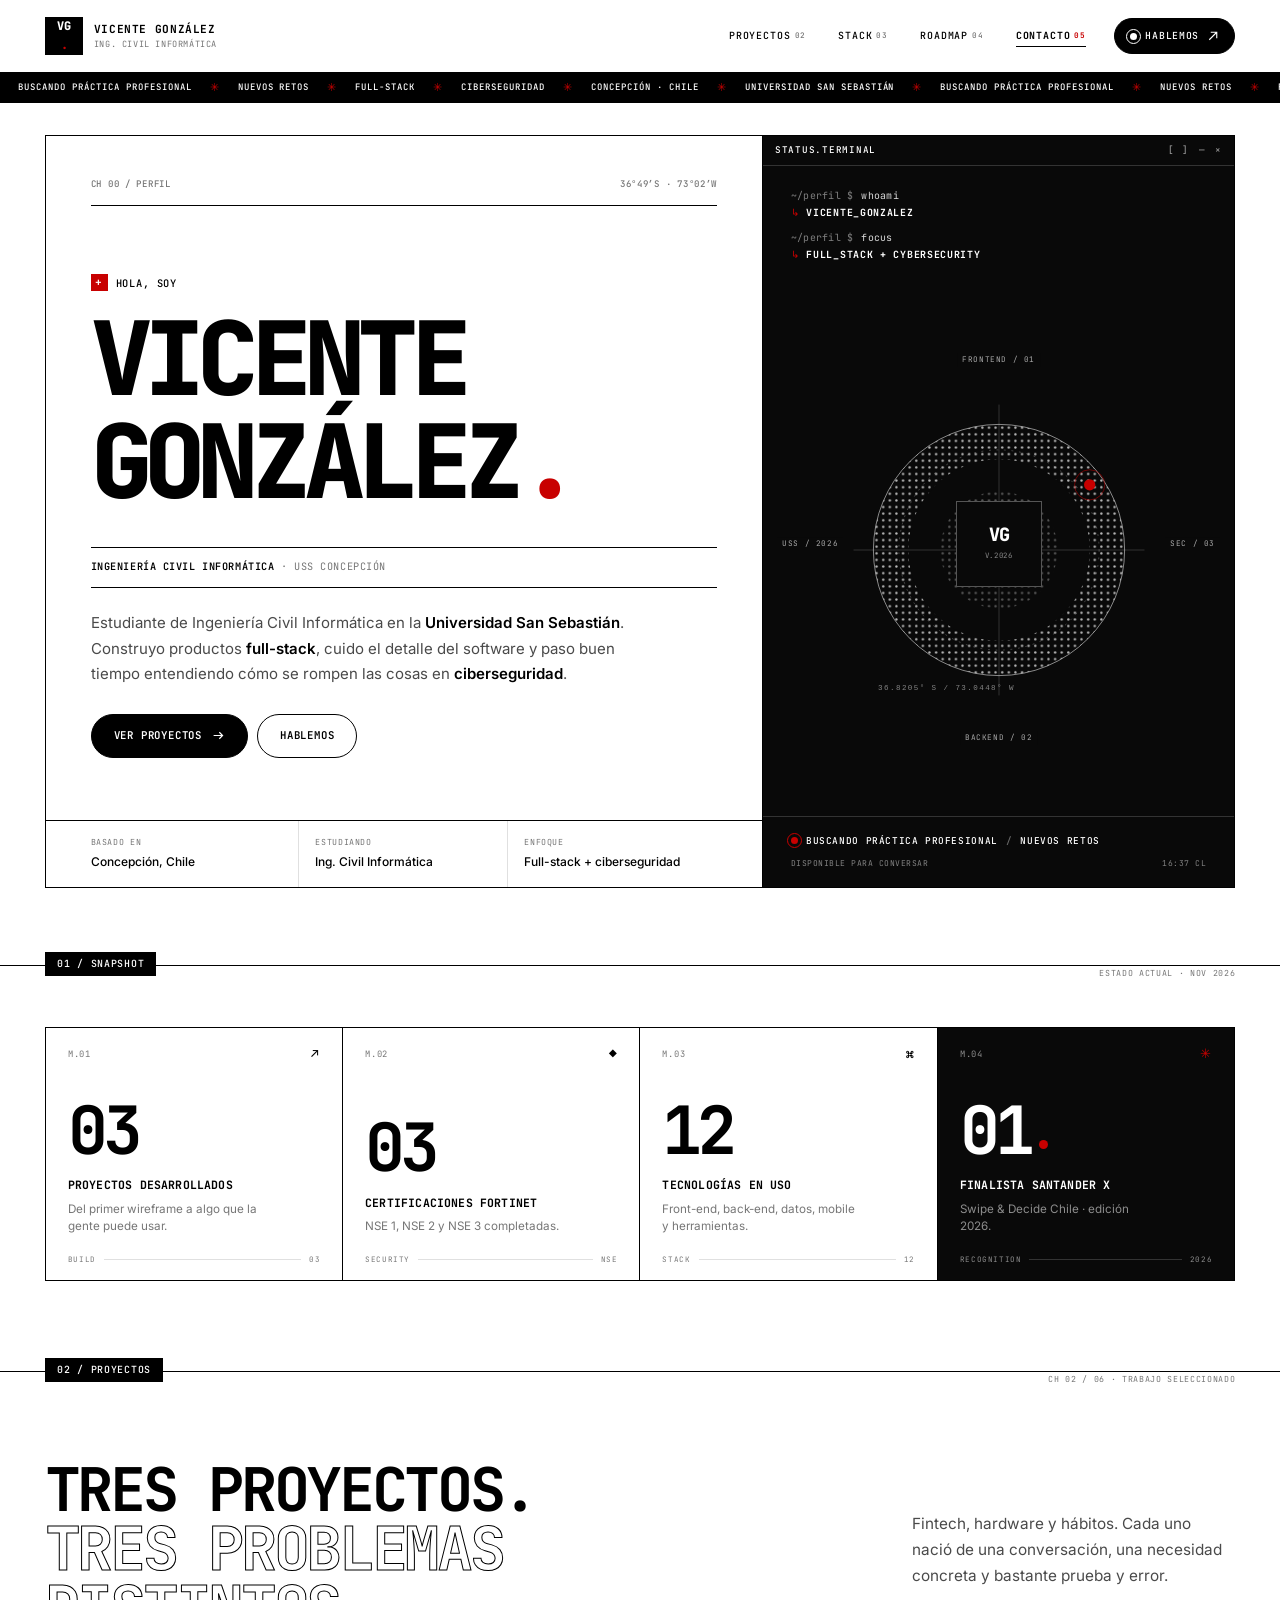
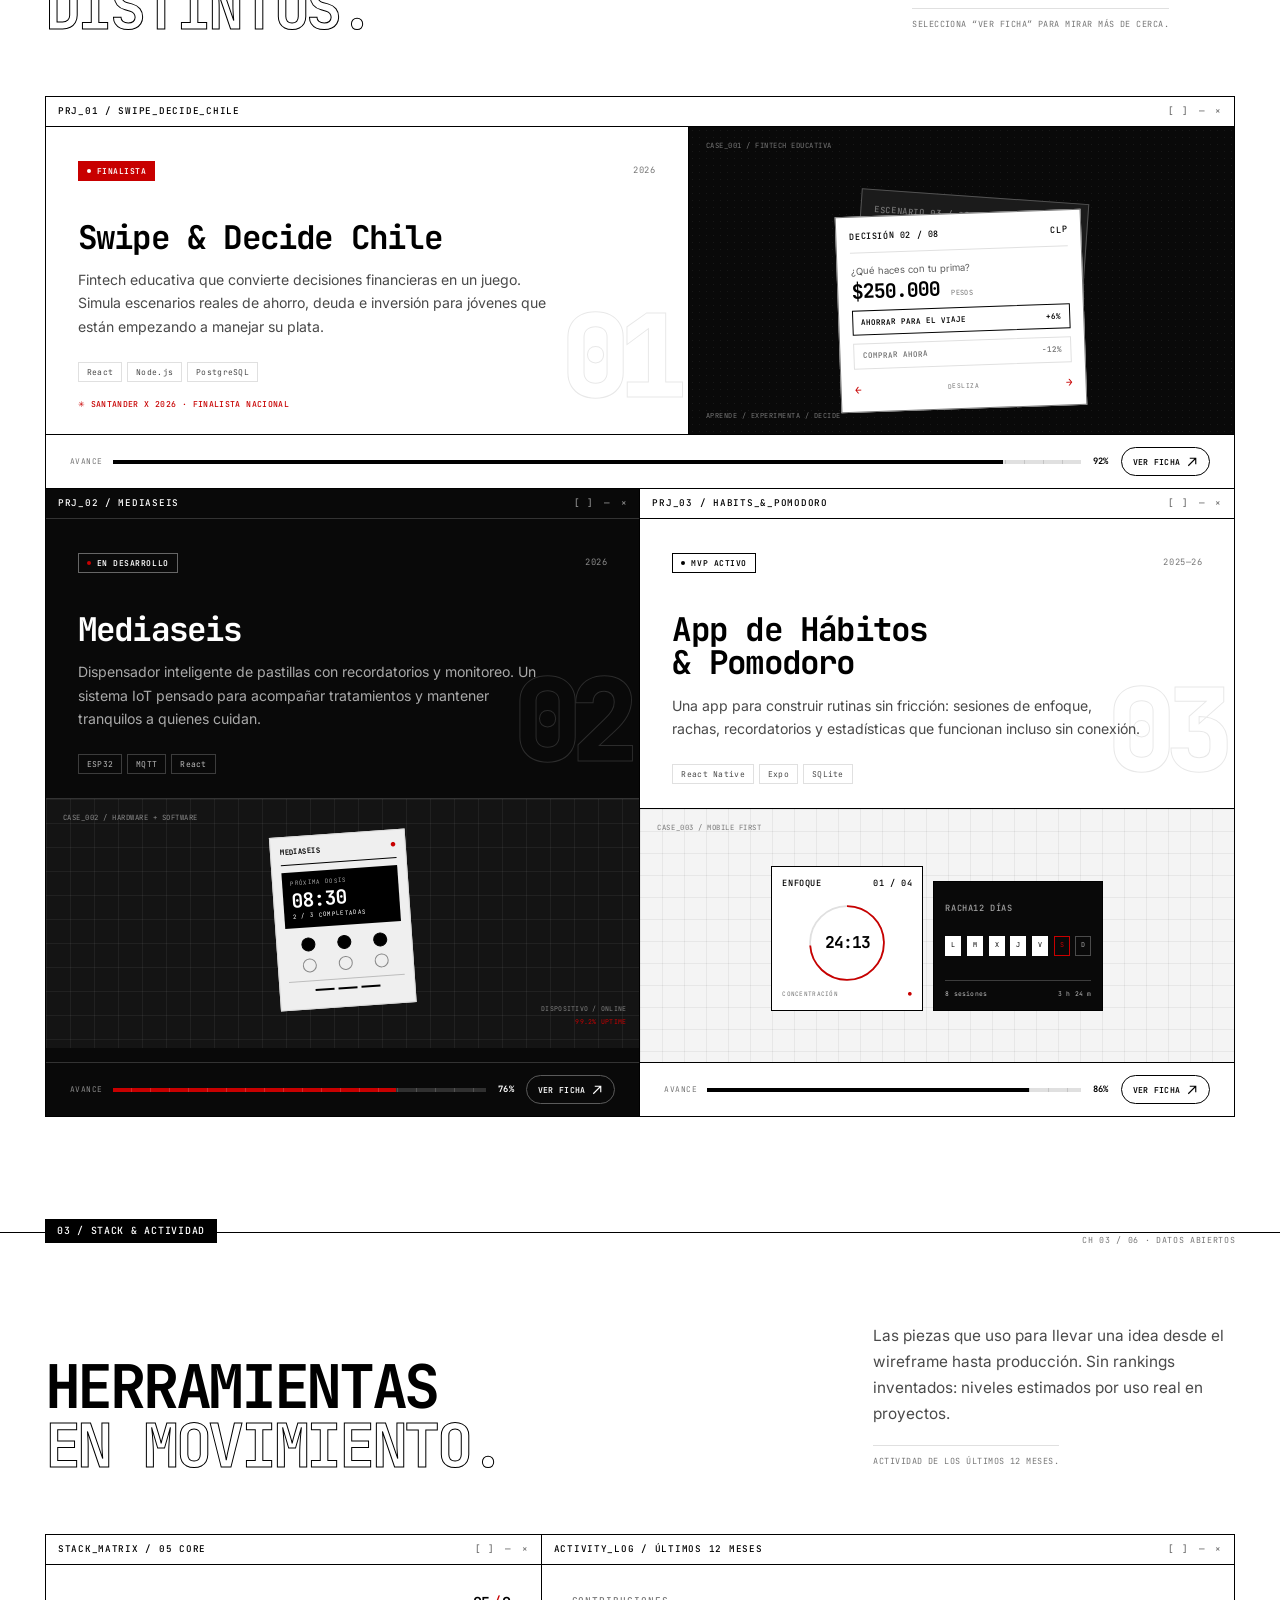
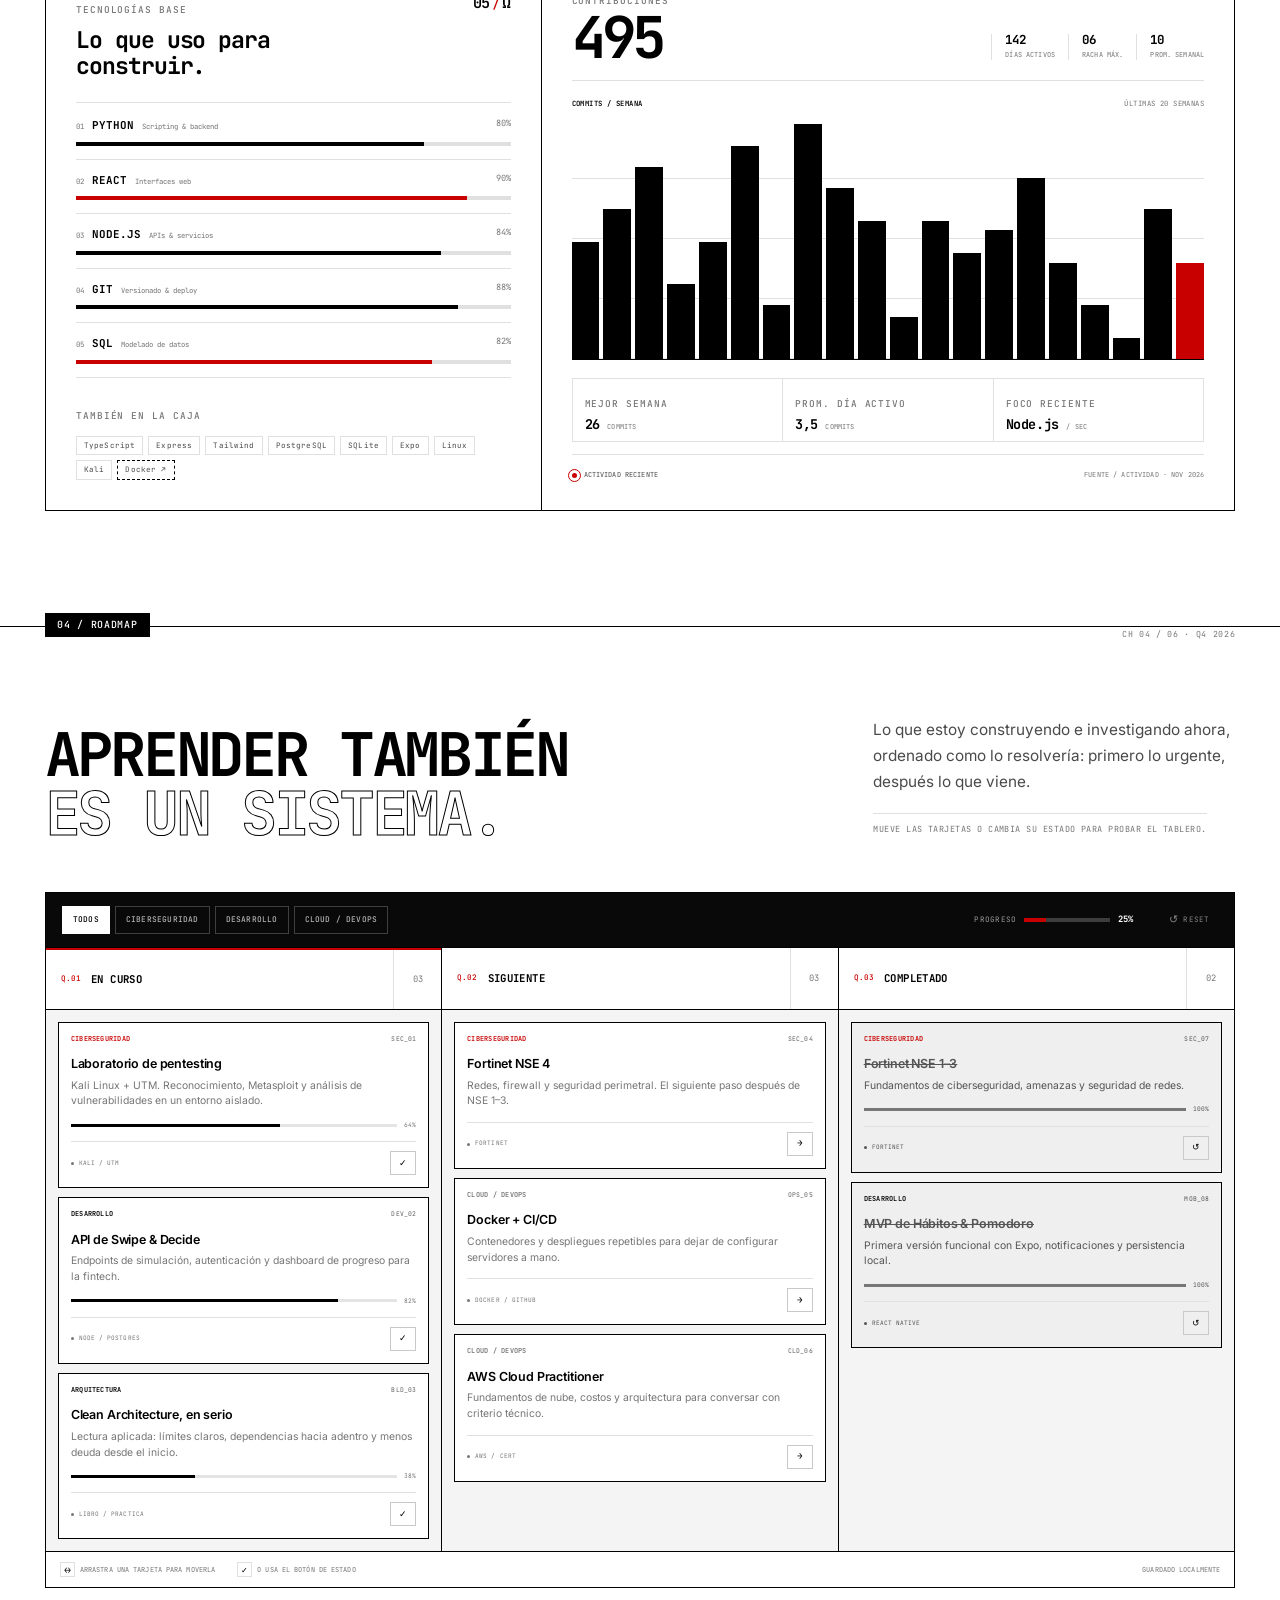
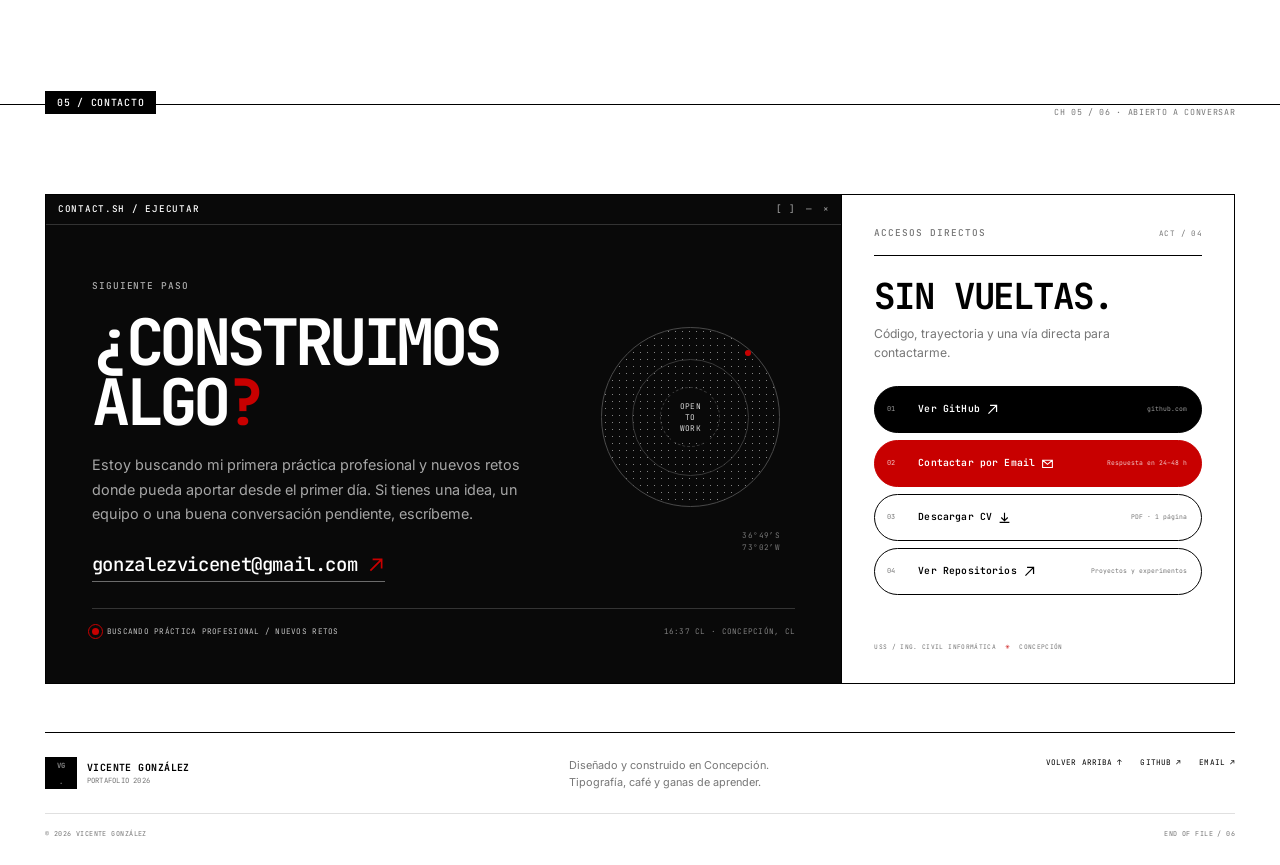
<file: index.html>
<!DOCTYPE html>
<html lang="es">
<head>
  <meta charset="UTF-8">
  <meta name="viewport" content="width=device-width, initial-scale=1.0">
  <meta name="description" content="Portafolio de Vicente González, estudiante de Ingeniería Civil Informática en la Universidad San Sebastián, Concepción. Desarrollo full-stack, software y ciberseguridad.">
  <meta name="theme-color" content="#ffffff">
  <title>Vicente González — Ingeniería Civil Informática</title>
  <link rel="icon" href="assets/favicon.svg" type="image/svg+xml">
  <link rel="preconnect" href="https://fonts.googleapis.com">
  <link rel="preconnect" href="https://fonts.gstatic.com" crossorigin>
  <link href="https://fonts.googleapis.com/css2?family=Inter:wght@400;500;600&family=JetBrains+Mono:wght@400;500;600;700;800&display=swap" rel="stylesheet">
  <link rel="stylesheet" href="styles.css">
  <script>document.documentElement.classList.add('js');</script>
</head>
<body>
  <a class="skip-link" href="#contenido">Saltar al contenido</a>

  <header class="site-header" data-header>
    <div class="container header-inner">
      <a class="brand" href="#inicio" aria-label="Vicente González, ir al inicio">
        <span class="brand-mark" aria-hidden="true">VG<span>.</span></span>
        <span class="brand-meta">
          <strong>Vicente González</strong>
          <span>Ing. Civil Informática</span>
        </span>
      </a>
      <nav class="desktop-nav" aria-label="Navegación principal">
        <a href="#proyectos" data-nav>Proyectos <span>02</span></a>
        <a href="#stack" data-nav>Stack <span>03</span></a>
        <a href="#roadmap" data-nav>Roadmap <span>04</span></a>
        <a href="#contacto" data-nav>Contacto <span>05</span></a>
      </nav>

      <a class="header-cta" href="#contacto">
        <span class="status-dot" aria-hidden="true"></span>
        <span>Hablemos</span>
        <svg aria-hidden="true" viewBox="0 0 16 16" width="12" height="12"><path d="M3 13 13 3M5 3h8v8" fill="none" stroke="currentColor" stroke-width="1.5"/></svg>
      </a>

      <button class="menu-toggle" type="button" aria-expanded="false" aria-controls="mobile-menu" aria-label="Abrir menú">
        <span>Menú</span>
        <span class="menu-icon" aria-hidden="true"><i></i><i></i></span>
      </button>
    </div>

    <div class="mobile-menu" id="mobile-menu">
      <nav aria-label="Navegación móvil">
        <a href="#inicio"><span>00</span>Inicio</a>
        <a href="#proyectos"><span>02</span>Proyectos</a>
        <a href="#stack"><span>03</span>Stack</a>
        <a href="#roadmap"><span>04</span>Roadmap</a>
        <a href="#contacto"><span>05</span>Contacto</a>
      </nav>
      <div class="mobile-menu-foot">
        <span class="status-dot" aria-hidden="true"></span>
        Buscando práctica profesional
      </div>
    </div>

    <div class="scroll-progress" aria-hidden="true"><span data-scroll-progress></span></div>
  </header>

  <div class="ticker" aria-hidden="true">
    <div class="ticker-track">
      <div class="ticker-group">
        <span>Buscando práctica profesional</span><span class="ticker-sep">✳</span>
        <span>Nuevos retos</span><span class="ticker-sep">✳</span>
        <span>Full-stack</span><span class="ticker-sep">✳</span>
        <span>Ciberseguridad</span><span class="ticker-sep">✳</span>
        <span>Concepción · Chile</span><span class="ticker-sep">✳</span>
        <span>Universidad San Sebastián</span><span class="ticker-sep">✳</span>
      </div>
      <div class="ticker-group">
        <span>Buscando práctica profesional</span><span class="ticker-sep">✳</span>
        <span>Nuevos retos</span><span class="ticker-sep">✳</span>
        <span>Full-stack</span><span class="ticker-sep">✳</span>
        <span>Ciberseguridad</span><span class="ticker-sep">✳</span>
        <span>Concepción · Chile</span><span class="ticker-sep">✳</span>
        <span>Universidad San Sebastián</span><span class="ticker-sep">✳</span>
      </div>
    </div>
  </div>

  <main id="contenido">
    <section class="hero" id="inicio" aria-labelledby="hero-title">
      <div class="container">
        <div class="hero-stage">
          <div class="hero-main">
            <div class="hero-meta">
              <span>CH 00 / PERFIL</span>
              <span class="hero-meta-right">36°49′S · 73°02′W</span>
            </div>

            <div class="hero-copy">
              <p class="eyebrow"><span class="eyebrow-mark" aria-hidden="true">+</span> Hola, soy</p>
              <h1 class="hero-title" id="hero-title">
                <span class="title-line">Vicente</span>
                <span class="title-line">González<span class="accent">.</span></span>
              </h1>
              <p class="hero-role">Ingeniería Civil Informática <span>· USS Concepción</span></p>
              <p class="hero-lead">
                Estudiante de Ingeniería Civil Informática en la <strong>Universidad San Sebastián</strong>.
                Construyo productos <strong>full-stack</strong>, cuido el detalle del software y paso
                buen tiempo entendiendo cómo se rompen las cosas en <strong>ciberseguridad</strong>.
              </p>

              <div class="hero-actions">
                <a class="button button--dark" href="#proyectos">
                  Ver proyectos
                  <svg aria-hidden="true" viewBox="0 0 16 16" width="13" height="13"><path d="M2 8h11M9 4l4 4-4 4" fill="none" stroke="currentColor" stroke-width="1.5"/></svg>
                </a>
                <a class="button button--ghost" href="#contacto">Hablemos</a>
              </div>
            </div>

            <div class="hero-facts">
              <div class="hero-fact">
                <span>BASADO EN</span>
                <strong>Concepción, Chile</strong>
              </div>
              <div class="hero-fact">
                <span>ESTUDIANDO</span>
                <strong>Ing. Civil Informática</strong>
              </div>
              <div class="hero-fact">
                <span>ENFOQUE</span>
                <strong>Full-stack + ciberseguridad</strong>
              </div>
            </div>
          </div>

          <aside class="hero-aside" aria-label="Panel de disponibilidad y perfil">
            <div class="window-bar window-bar--dark">
              <span>STATUS.TERMINAL</span>
              <div class="window-controls" aria-hidden="true"><span>[ ]</span><span>—</span><span>×</span></div>
            </div>

            <div class="hero-aside-body">
              <div class="terminal" role="group" aria-label="Datos de perfil">
                <div class="terminal-line"><span class="terminal-prompt">~/perfil $</span><span>whoami</span></div>
                <div class="terminal-output">vicente_gonzalez</div>
                <div class="terminal-line"><span class="terminal-prompt">~/perfil $</span><span>focus</span></div>
                <div class="terminal-output">full_stack + cybersecurity</div>
              </div>

              <div class="orb-wrap" aria-hidden="true">
                <span class="orb-label orb-label--top">FRONTEND / 01</span>
                <span class="orb-label orb-label--left">USS / 2026</span>
                <span class="orb-label orb-label--right">SEC / 03</span>
                <span class="orb-label orb-label--bottom">BACKEND / 02</span>

                <svg class="orb" viewBox="0 0 360 360" role="img" aria-label="Gráfico abstracto de perfil en blanco y negro">
                  <defs>
                    <pattern id="dot-pattern" width="7" height="7" patternUnits="userSpaceOnUse">
                      <circle cx="1.4" cy="1.4" r="1.25" fill="#ffffff" opacity=".72"/>
                    </pattern>
                    <clipPath id="orb-clip"><circle cx="180" cy="180" r="133"/></clipPath>
                  </defs>
                  <g clip-path="url(#orb-clip)">
                    <rect width="360" height="360" fill="url(#dot-pattern)"/>
                    <circle cx="180" cy="180" r="96" fill="#090909"/>
                    <circle cx="180" cy="180" r="62" fill="url(#dot-pattern)" opacity=".45"/>
                  </g>
                  <circle cx="180" cy="180" r="133" fill="none" stroke="#ffffff" stroke-opacity=".55"/>
                  <circle cx="180" cy="180" r="106" fill="none" stroke="#ffffff" stroke-opacity=".25" stroke-dasharray="2 6"/>
                  <line x1="180" y1="26" x2="180" y2="334" stroke="#ffffff" stroke-opacity=".18"/>
                  <line x1="26" y1="180" x2="334" y2="180" stroke="#ffffff" stroke-opacity=".18"/>
                  <circle cx="276" cy="111" r="6" fill="#c80000"/>
                  <circle cx="276" cy="111" r="16" fill="none" stroke="#c80000" stroke-opacity=".55"/>
                  <text x="52" y="328" fill="#ffffff" fill-opacity=".5" font-family="monospace" font-size="8" letter-spacing="1.5">36.8205° S / 73.0448° W</text>
                </svg>

                <div class="orb-center">
                  <span>VG</span>
                  <small>v.2026</small>
                </div>
              </div>

              <div class="hero-status">
                <div class="hero-status-main">
                  <span class="status-led" aria-hidden="true"></span>
                  <span>Buscando práctica profesional</span>
                  <span class="status-slash" aria-hidden="true">/</span>
                  <span>Nuevos retos</span>
                </div>
                <div class="hero-status-sub">
                  <span>Disponible para conversar</span>
                  <span data-local-time>--:-- CLT</span>
                </div>
              </div>
            </div>
          </aside>
        </div>
      </div>
    </section>

    <section class="section section--snapshot" aria-labelledby="snapshot-heading">
      <div class="container">
        <div class="section-rail">
          <span class="section-badge">01 / Snapshot</span>
          <span class="rail-meta">ESTADO ACTUAL · NOV 2026</span>
        </div>

        <h2 class="sr-only" id="snapshot-heading">Métricas e indicadores clave</h2>

        <div class="metrics-grid" data-reveal>
          <article class="metric">
            <div class="metric-top"><span>M.01</span><span class="metric-symbol" aria-hidden="true">↗</span></div>
            <div class="metric-value"><span data-count="3">03</span></div>
            <div class="metric-copy">
              <h3>Proyectos desarrollados</h3>
              <p>Del primer wireframe a algo que la gente puede usar.</p>
            </div>
            <div class="metric-foot"><span>BUILD</span><span class="metric-rule" aria-hidden="true"></span><span>03</span></div>
          </article>

          <article class="metric">
            <div class="metric-top"><span>M.02</span><span class="metric-symbol" aria-hidden="true">◆</span></div>
            <div class="metric-value"><span data-count="3">03</span></div>
            <div class="metric-copy">
              <h3>Certificaciones Fortinet</h3>
              <p>NSE 1, NSE 2 y NSE 3 completadas.</p>
            </div>
            <div class="metric-foot"><span>SECURITY</span><span class="metric-rule" aria-hidden="true"></span><span>NSE</span></div>
          </article>

          <article class="metric">
            <div class="metric-top"><span>M.03</span><span class="metric-symbol" aria-hidden="true">⌘</span></div>
            <div class="metric-value"><span data-count="12">12</span></div>
            <div class="metric-copy">
              <h3>Tecnologías en uso</h3>
              <p>Front-end, back-end, datos, mobile y herramientas.</p>
            </div>
            <div class="metric-foot"><span>STACK</span><span class="metric-rule" aria-hidden="true"></span><span>12</span></div>
          </article>

          <article class="metric metric--dark">
            <div class="metric-top"><span>M.04</span><span class="metric-symbol" aria-hidden="true">✳</span></div>
            <div class="metric-value"><span data-count="1">01</span><span class="metric-red-dot" aria-hidden="true"></span></div>
            <div class="metric-copy">
              <h3>Finalista Santander X</h3>
              <p>Swipe &amp; Decide Chile · edición 2026.</p>
            </div>
            <div class="metric-foot"><span>RECOGNITION</span><span class="metric-rule" aria-hidden="true"></span><span>2026</span></div>
          </article>
        </div>
      </div>
    </section>

    <section class="section section--projects" id="proyectos" aria-labelledby="projects-heading">
      <div class="container">
        <div class="section-rail">
          <span class="section-badge">02 / Proyectos</span>
          <span class="rail-meta">CH 02 / 06 · TRABAJO SELECCIONADO</span>
        </div>

        <div class="section-intro">
          <h2 class="section-title" id="projects-heading">
            Tres proyectos.<br>
            <span class="outline">Tres problemas distintos.</span>
          </h2>
          <div class="section-intro-copy">
            <p>Fintech, hardware y hábitos. Cada uno nació de una conversación, una necesidad concreta y bastante prueba y error.</p>
            <span class="intro-note">Selecciona “Ver ficha” para mirar más de cerca.</span>
          </div>
        </div>

        <div class="projects-grid">
          <article class="project-card project-card--split" data-project="swipe" data-reveal>
            <div class="window-bar">
              <span>PRJ_01 / SWIPE_DECIDE_CHILE</span>
              <div class="window-controls" aria-hidden="true"><span>[ ]</span><span>—</span><span>×</span></div>
            </div>

            <div class="project-body">
              <div class="project-copy">
                <div class="project-topline">
                  <span class="status-chip status-chip--red"><span class="chip-dot"></span>Finalista</span>
                  <span class="project-year">2026</span>
                </div>
                <h3>Swipe &amp; Decide Chile</h3>
                <p class="project-summary">
                  Fintech educativa que convierte decisiones financieras en un juego. Simula escenarios
                  reales de ahorro, deuda e inversión para jóvenes que están empezando a manejar su plata.
                </p>
                <ul class="project-tags" aria-label="Tecnologías del proyecto">
                  <li>React</li><li>Node.js</li><li>PostgreSQL</li>
                </ul>
                <span class="project-award">✳ Santander X 2026 · Finalista nacional</span>
              </div>

              <div class="project-visual project-visual--swipe" aria-hidden="true">
                <span class="visual-label">CASE_001 / FINTECH EDUCATIVA</span>
                <div class="swipe-stack">
                  <div class="swipe-card swipe-card--back">
                    <span class="mini-mono">ESCENARIO 03 / 08</span>
                    <span class="back-line"></span>
                    <span class="back-line back-line--short"></span>
                  </div>
                  <div class="swipe-card swipe-card--front">
                    <div class="mini-row"><span class="mini-mono">DECISIÓN 02 / 08</span><span class="mini-mono">CLP</span></div>
                    <p class="swipe-question">¿Qué haces con tu prima?</p>
                    <div class="swipe-amount">$250.000 <small>pesos</small></div>
                    <div class="swipe-option"><span>Ahorrar para el viaje</span><span>+6%</span></div>
                    <div class="swipe-option swipe-option--muted"><span>Comprar ahora</span><span>−12%</span></div>
                    <div class="swipe-controls"><span>←</span><span class="swipe-controls-label">DESLIZA</span><span>→</span></div>
                  </div>
                </div>
                <span class="visual-caption">APRENDE / EXPERIMENTA / DECIDE</span>
              </div>
            </div>

            <div class="project-foot">
              <div class="project-progress">
                <span class="progress-label">Avance</span>
                <div class="progress-track"><span class="progress-fill" style="--progress:92%"></span></div>
              </div>
              <span class="progress-value">92%</span>
              <button class="project-open" type="button" data-project-open="swipe">
                Ver ficha
                <svg aria-hidden="true" viewBox="0 0 16 16" width="12" height="12"><path d="M3 13 13 3M5 3h8v8" fill="none" stroke="currentColor" stroke-width="1.5"/></svg>
              </button>
            </div>
          </article>

          <article class="project-card project-card--stacked project-card--dark" data-project="mediaseis" data-reveal>
            <div class="window-bar window-bar--dark">
              <span>PRJ_02 / MEDIASEIS</span>
              <div class="window-controls" aria-hidden="true"><span>[ ]</span><span>—</span><span>×</span></div>
            </div>

            <div class="project-body">
              <div class="project-copy">
                <div class="project-topline">
                  <span class="status-chip status-chip--on-dark"><span class="chip-dot"></span>En desarrollo</span>
                  <span class="project-year">2026</span>
                </div>
                <h3>Mediaseis</h3>
                <p class="project-summary">
                  Dispensador inteligente de pastillas con recordatorios y monitoreo. Un sistema IoT
                  pensado para acompañar tratamientos y mantener tranquilos a quienes cuidan.
                </p>
                <ul class="project-tags project-tags--dark" aria-label="Tecnologías del proyecto">
                  <li>ESP32</li><li>MQTT</li><li>React</li>
                </ul>
              </div>

              <div class="project-visual project-visual--iot" aria-hidden="true">
                <span class="visual-label visual-label--light">CASE_002 / HARDWARE + SOFTWARE</span>
                <div class="iot-device">
                  <div class="iot-top"><span>MEDIASEIS</span><span>●</span></div>
                  <div class="iot-screen">
                    <span>PRÓXIMA DOSIS</span>
                    <strong>08:30</strong>
                    <small>2 / 3 COMPLETADAS</small>
                  </div>
                  <div class="iot-pills">
                    <span class="pill pill--on"></span><span class="pill pill--on"></span><span class="pill pill--on"></span>
                    <span class="pill"></span><span class="pill"></span><span class="pill"></span>
                  </div>
                  <div class="iot-slot"><span></span><span></span><span></span></div>
                </div>
                <div class="iot-readout">
                  <span>DISPOSITIVO / ONLINE</span>
                  <span>99.2% UPTIME</span>
                </div>
              </div>
            </div>

            <div class="project-foot project-foot--dark">
              <div class="project-progress">
                <span class="progress-label">Avance</span>
                <div class="progress-track"><span class="progress-fill" style="--progress:76%"></span></div>
              </div>
              <span class="progress-value">76%</span>
              <button class="project-open project-open--dark" type="button" data-project-open="mediaseis">
                Ver ficha
                <svg aria-hidden="true" viewBox="0 0 16 16" width="12" height="12"><path d="M3 13 13 3M5 3h8v8" fill="none" stroke="currentColor" stroke-width="1.5"/></svg>
              </button>
            </div>
          </article>

          <article class="project-card project-card--stacked" data-project="habitos" data-reveal>
            <div class="window-bar">
              <span>PRJ_03 / HABITS_&amp;_POMODORO</span>
              <div class="window-controls" aria-hidden="true"><span>[ ]</span><span>—</span><span>×</span></div>
            </div>

            <div class="project-body">
              <div class="project-copy">
                <div class="project-topline">
                  <span class="status-chip"><span class="chip-dot"></span>MVP activo</span>
                  <span class="project-year">2025—26</span>
                </div>
                <h3>App de Hábitos<br>&amp; Pomodoro</h3>
                <p class="project-summary">
                  Una app para construir rutinas sin fricción: sesiones de enfoque, rachas,
                  recordatorios y estadísticas que funcionan incluso sin conexión.
                </p>
                <ul class="project-tags" aria-label="Tecnologías del proyecto">
                  <li>React Native</li><li>Expo</li><li>SQLite</li>
                </ul>
              </div>

              <div class="project-visual project-visual--habits" aria-hidden="true">
                <span class="visual-label">CASE_003 / MOBILE FIRST</span>
                <div class="habit-ui">
                  <div class="pomodoro-card">
                    <div class="mini-row"><span class="mini-mono">ENFOQUE</span><span class="mini-mono">01 / 04</span></div>
                    <div class="pomodoro-ring">
                      <svg viewBox="0 0 100 100">
                        <circle cx="50" cy="50" r="41" fill="none" stroke="#e0e0e0" stroke-width="2"/>
                        <circle cx="50" cy="50" r="41" fill="none" stroke="#c80000" stroke-width="2" stroke-dasharray="190 258" transform="rotate(-90 50 50)"/>
                      </svg>
                      <span>24:13</span>
                    </div>
                    <div class="pomodoro-status"><span>CONCENTRACIÓN</span><span>●</span></div>
                  </div>
                  <div class="habit-card">
                    <div class="mini-row"><span class="mini-mono">RACHA</span><span class="mini-mono">12 DÍAS</span></div>
                    <div class="habit-days">
                      <span class="is-done">L</span><span class="is-done">M</span><span class="is-done">X</span>
                      <span class="is-done">J</span><span class="is-done">V</span><span class="is-today">S</span><span>D</span>
                    </div>
                    <div class="habit-stats"><span>8 sesiones</span><span>3 h 24 m</span></div>
                  </div>
                </div>
              </div>
            </div>

            <div class="project-foot">
              <div class="project-progress">
                <span class="progress-label">Avance</span>
                <div class="progress-track"><span class="progress-fill" style="--progress:86%"></span></div>
              </div>
              <span class="progress-value">86%</span>
              <button class="project-open" type="button" data-project-open="habitos">
                Ver ficha
                <svg aria-hidden="true" viewBox="0 0 16 16" width="12" height="12"><path d="M3 13 13 3M5 3h8v8" fill="none" stroke="currentColor" stroke-width="1.5"/></svg>
              </button>
            </div>
          </article>

        </div>
      </div>
    </section>

    <section class="section section--stack" id="stack" aria-labelledby="stack-heading">
      <div class="container">
        <div class="section-rail">
          <span class="section-badge">03 / Stack &amp; Actividad</span>
          <span class="rail-meta">CH 03 / 06 · DATOS ABIERTOS</span>
        </div>

        <div class="section-intro section-intro--compact">
          <h2 class="section-title" id="stack-heading">
            Herramientas<br>
            <span class="outline">en movimiento.</span>
          </h2>
          <div class="section-intro-copy">
            <p>Las piezas que uso para llevar una idea desde el wireframe hasta producción. Sin rankings inventados: niveles estimados por uso real en proyectos.</p>
            <span class="intro-note">Actividad de los últimos 12 meses.</span>
          </div>
        </div>

        <div class="stack-layout">
          <article class="stack-panel" data-reveal>
            <div class="window-bar">
              <span>STACK_MATRIX / 05 CORE</span>
              <div class="window-controls" aria-hidden="true"><span>[ ]</span><span>—</span><span>×</span></div>
            </div>

            <div class="stack-content">
              <div class="panel-heading">
                <div>
                  <span class="mini-label">TECNOLOGÍAS BASE</span>
                  <h3 class="panel-title">Lo que uso para construir.</h3>
                </div>
                <span class="panel-index">05<span>/</span>Ω</span>
              </div>

              <div class="skill-list">
                <div class="skill-row">
                  <div class="skill-main"><span class="skill-index">01</span><strong>Python</strong><small>Scripting &amp; backend</small></div>
                  <span class="skill-percent">80%</span>
                  <div class="skill-track"><span style="--level:80%"></span></div>
                </div>
                <div class="skill-row">
                  <div class="skill-main"><span class="skill-index">02</span><strong>React</strong><small>Interfaces web</small></div>
                  <span class="skill-percent">90%</span>
                  <div class="skill-track"><span style="--level:90%"></span></div>
                </div>
                <div class="skill-row">
                  <div class="skill-main"><span class="skill-index">03</span><strong>Node.js</strong><small>APIs &amp; servicios</small></div>
                  <span class="skill-percent">84%</span>
                  <div class="skill-track"><span style="--level:84%"></span></div>
                </div>
                <div class="skill-row">
                  <div class="skill-main"><span class="skill-index">04</span><strong>Git</strong><small>Versionado &amp; deploy</small></div>
                  <span class="skill-percent">88%</span>
                  <div class="skill-track"><span style="--level:88%"></span></div>
                </div>
                <div class="skill-row">
                  <div class="skill-main"><span class="skill-index">05</span><strong>SQL</strong><small>Modelado de datos</small></div>
                  <span class="skill-percent">82%</span>
                  <div class="skill-track"><span style="--level:82%"></span></div>
                </div>
              </div>

              <div class="stack-extra">
                <span class="mini-label">TAMBIÉN EN LA CAJA</span>
                <div class="tech-cloud">
                  <span>TypeScript</span><span>Express</span><span>Tailwind</span>
                  <span>PostgreSQL</span><span>SQLite</span><span>Expo</span>
                  <span>Linux</span><span>Kali</span><span>Docker ↗</span>
                </div>
              </div>
            </div>
          </article>

          <article class="activity-panel" data-reveal>
            <div class="window-bar">
              <span>ACTIVITY_LOG / ÚLTIMOS 12 MESES</span>
              <div class="window-controls" aria-hidden="true"><span>[ ]</span><span>—</span><span>×</span></div>
            </div>

            <div class="activity-content">
              <div class="activity-head">
                <div class="activity-total">
                  <span class="mini-label">CONTRIBUCIONES</span>
                  <strong data-total-contributions>000</strong>
                </div>
                <div class="activity-stats">
                  <div><strong data-active-days>000</strong><span>días activos</span></div>
                  <div><strong data-longest-streak>00</strong><span>racha máx.</span></div>
                  <div><strong data-week-average>0</strong><span>prom. semanal</span></div>
                </div>
              </div>

              <div class="chart-block">
                <div class="chart-title"><span>COMMITS / SEMANA</span><span>ÚLTIMAS 20 SEMANAS</span></div>
                <div class="commit-chart" id="commit-chart" aria-hidden="true"></div>
              </div>

              <div class="activity-insights">
                <div><span class="mini-label">MEJOR SEMANA</span><strong><span data-best-week>--</span> <small>commits</small></strong></div>
                <div><span class="mini-label">PROM. DÍA ACTIVO</span><strong><span data-daily-average>--</span> <small>commits</small></strong></div>
                <div><span class="mini-label">FOCO RECIENTE</span><strong>Node.js <small>/ SEC</small></strong></div>
              </div>

              <div class="activity-foot">
                <span><span class="status-led status-led--small" aria-hidden="true"></span> Actividad reciente</span>
                <span>FUENTE / ACTIVIDAD · NOV 2026</span>
              </div>
            </div>
          </article>
        </div>
      </div>
    </section>

    <section class="section section--roadmap" id="roadmap" aria-labelledby="roadmap-heading">
      <div class="container">
        <div class="section-rail">
          <span class="section-badge">04 / Roadmap</span>
          <span class="rail-meta">CH 04 / 06 · Q4 2026</span>
        </div>

        <div class="section-intro">
          <h2 class="section-title" id="roadmap-heading">
            Aprender también<br>
            <span class="outline">es un sistema.</span>
          </h2>
          <div class="section-intro-copy">
            <p>Lo que estoy construyendo e investigando ahora, ordenado como lo resolvería: primero lo urgente, después lo que viene.</p>
            <span class="intro-note">Mueve las tarjetas o cambia su estado para probar el tablero.</span>
          </div>
        </div>

        <div class="roadmap-board" data-board>
          <div class="roadmap-toolbar">
            <div class="board-filters" role="group" aria-label="Filtrar objetivos por área">
              <button class="filter-btn is-active" type="button" data-filter="all" aria-pressed="true">Todos</button>
              <button class="filter-btn" type="button" data-filter="security" aria-pressed="false">Ciberseguridad</button>
              <button class="filter-btn" type="button" data-filter="dev" aria-pressed="false">Desarrollo</button>
              <button class="filter-btn" type="button" data-filter="cloud" aria-pressed="false">Cloud / DevOps</button>
            </div>
            <div class="board-meta">
              <div class="board-progress">
                <span>Progreso</span>
                <div class="board-progress-track"><span data-board-progress-bar></span></div>
                <strong data-board-progress-label>0%</strong>
              </div>
              <button class="reset-btn" type="button" data-board-reset title="Restaurar el tablero original">
                <span aria-hidden="true">↺</span> Reset
              </button>
            </div>
          </div>

          <div class="kanban">
            <section class="kanban-col" data-phase="now" aria-labelledby="col-now">
              <header class="kanban-head">
                <div><span class="phase-code">Q.01</span><h3 id="col-now">En curso</h3></div>
                <span class="col-count" data-count-for="now">00</span>
              </header>
              <div class="kanban-cards" data-task-list="now"></div>
            </section>

            <section class="kanban-col" data-phase="next" aria-labelledby="col-next">
              <header class="kanban-head">
                <div><span class="phase-code">Q.02</span><h3 id="col-next">Siguiente</h3></div>
                <span class="col-count" data-count-for="next">00</span>
              </header>
              <div class="kanban-cards" data-task-list="next"></div>
            </section>

            <section class="kanban-col" data-phase="done" aria-labelledby="col-done">
              <header class="kanban-head">
                <div><span class="phase-code">Q.03</span><h3 id="col-done">Completado</h3></div>
                <span class="col-count" data-count-for="done">00</span>
              </header>
              <div class="kanban-cards" data-task-list="done"></div>
            </section>
          </div>

          <div class="board-foot">
            <span><span class="board-key" aria-hidden="true">↔</span> Arrastra una tarjeta para moverla</span>
            <span><span class="board-key" aria-hidden="true">✓</span> O usa el botón de estado</span>
            <span class="board-saved" data-board-saved>GUARDADO LOCALMENTE</span>
          </div>
          <noscript><p class="board-noscript">Activa JavaScript para interactuar con el tablero. El contenido sigue disponible en esta página.</p></noscript>
        </div>
      </div>
    </section>

    <section class="section section--contact" id="contacto" aria-labelledby="contact-heading">
      <div class="container">
        <div class="section-rail">
          <span class="section-badge">05 / Contacto</span>
          <span class="rail-meta">CH 05 / 06 · ABIERTO A CONVERSAR</span>
        </div>

        <div class="contact-grid">
          <div class="contact-card" data-reveal>
            <div class="window-bar window-bar--dark">
              <span>CONTACT.SH / EJECUTAR</span>
              <div class="window-controls" aria-hidden="true"><span>[ ]</span><span>—</span><span>×</span></div>
            </div>
            <div class="contact-body">
              <div class="contact-main">
                <span class="mini-label mini-label--light">SIGUIENTE PASO</span>
                <h2 id="contact-heading">¿Construimos<br>algo<span class="accent">?</span></h2>
                <p>
                  Estoy buscando mi primera práctica profesional y nuevos retos donde pueda aportar
                  desde el primer día. Si tienes una idea, un equipo o una buena conversación pendiente,
                  escríbeme.
                </p>
                <a class="contact-mail" href="mailto:gonzalezvicenet@gmail.com">
                  gonzalezvicenet@gmail.com
                  <svg aria-hidden="true" viewBox="0 0 16 16" width="18" height="18"><path d="M3 13 13 3M5 3h8v8" fill="none" stroke="currentColor" stroke-width="1.5"/></svg>
                </a>
              </div>

              <div class="contact-side" aria-hidden="true">
                <div class="contact-orbit">
                  <span class="contact-orbit-dot"></span>
                  <span>OPEN<br>TO<br>WORK</span>
                </div>
                <div class="contact-coordinates">36°49′S<br>73°02′W</div>
              </div>

              <div class="contact-status">
                <div><span class="status-led" aria-hidden="true"></span><span>Buscando práctica profesional / nuevos retos</span></div>
                <div class="contact-clock"><span data-local-time>--:--</span> · Concepción, CL</div>
              </div>
            </div>
          </div>

          <div class="quick-panel" data-reveal>
            <div class="quick-head">
              <span class="mini-label">ACCESOS DIRECTOS</span>
              <span class="quick-code">ACT / 04</span>
            </div>
            <h3>Sin vueltas.</h3>
            <p class="quick-copy">Código, trayectoria y una vía directa para contactarme.</p>

            <div class="quick-actions">
              <a class="quick-action quick-action--black" href="https://github.com/viceeex" target="_blank" rel="noreferrer noopener">
                <span class="quick-index">01</span>
                <span class="quick-label">Ver GitHub<svg aria-hidden="true" viewBox="0 0 16 16" width="13" height="13"><path d="M3 13 13 3M5 3h8v8" fill="none" stroke="currentColor" stroke-width="1.5"/></svg></span>
                <span class="quick-note">github.com</span>
              </a>
              <a class="quick-action quick-action--red" href="mailto:gonzalezvicenet@gmail.com">
                <span class="quick-index">02</span>
                <span class="quick-label">Contactar por Email<svg aria-hidden="true" viewBox="0 0 16 16" width="13" height="13"><path d="M2 4h12v9H2zM2 4l6 5 6-5" fill="none" stroke="currentColor" stroke-width="1.3"/></svg></span>
                <span class="quick-note">Respuesta en 24–48 h</span>
              </a>
              <a class="quick-action" href="assets/CV-Vicente-Gonzalez.pdf" download="CV-Vicente-Gonzalez.pdf">
                <span class="quick-index">03</span>
                <span class="quick-label">Descargar CV<svg aria-hidden="true" viewBox="0 0 16 16" width="13" height="13"><path d="M8 2v9M4 8l4 4 4-4M2 14h12" fill="none" stroke="currentColor" stroke-width="1.4"/></svg></span>
                <span class="quick-note">PDF · 1 página</span>
              </a>
              <a class="quick-action" href="https://github.com/" target="_blank" rel="noreferrer noopener">
                <span class="quick-index">04</span>
                <span class="quick-label">Ver Repositorios<svg aria-hidden="true" viewBox="0 0 16 16" width="13" height="13"><path d="M3 13 13 3M5 3h8v8" fill="none" stroke="currentColor" stroke-width="1.5"/></svg></span>
                <span class="quick-note">Proyectos y experimentos</span>
              </a>
            </div>

            <div class="quick-foot"><span>USS / ING. CIVIL INFORMÁTICA</span><span class="quick-foot-dot" aria-hidden="true">✳</span><span>CONCEPCIÓN</span></div>
          </div>
        </div>

        <footer class="site-footer">
          <div class="footer-brand">
            <span class="brand-mark brand-mark--small" aria-hidden="true">VG<span>.</span></span>
            <div><strong>Vicente González</strong><span>Portafolio 2026</span></div>
          </div>
          <p>Diseñado y construido en Concepción.<br>Tipografía, café y ganas de aprender.</p>
          <div class="footer-links">
            <a href="#inicio">Volver arriba ↑</a>
            <a href="https://github.com/" target="_blank" rel="noreferrer noopener">GitHub ↗</a>
            <a href="mailto:gonzalezvicenet@gmail.com">Email ↗</a>
          </div>
          <div class="footer-bottom">
            <span>© 2026 VICENTE GONZÁLEZ</span>
            <span>END OF FILE / 06</span>
          </div>
        </footer>
      </div>
    </section>
  </main>

  <div class="case-dialog" id="project-dialog" role="dialog" aria-modal="true" aria-labelledby="dialog-title" hidden>
    <div class="dialog-shell">
      <div class="window-bar">
        <span id="dialog-code">PRJ_01 / FICHA</span>
        <button class="dialog-x" type="button" data-dialog-close aria-label="Cerrar ficha">[ CERRAR ]</button>
      </div>
      <div class="dialog-content">
        <div class="dialog-kicker"><span class="status-chip" id="dialog-status">FINALISTA</span><span id="dialog-year">2026</span></div>
        <h2 id="dialog-title">Swipe &amp; Decide Chile</h2>
        <p class="dialog-lead" id="dialog-lead"></p>
        <div class="dialog-progress">
          <div class="dialog-progress-head"><span>Avance del proyecto</span><strong id="dialog-progress-label">92%</strong></div>
          <div class="progress-track"><span id="dialog-progress-bar"></span></div>
        </div>
        <dl class="dialog-meta">
          <div><dt>Rol</dt><dd id="dialog-role"></dd></div>
          <div><dt>Stack</dt><dd id="dialog-stack"></dd></div>
          <div><dt>Reto</dt><dd id="dialog-challenge"></dd></div>
          <div><dt>Aprendizaje</dt><dd id="dialog-learning"></dd></div>
        </dl>
        <div class="dialog-actions">
          <a class="button button--dark" href="#contacto" data-dialog-contact>Conversemos sobre este proyecto</a>
          <button class="text-button" type="button" data-dialog-close>Cerrar ficha</button>
        </div>
      </div>
    </div>
  </div>

  <script src="app.js"></script>
</body>
</html>
</file>
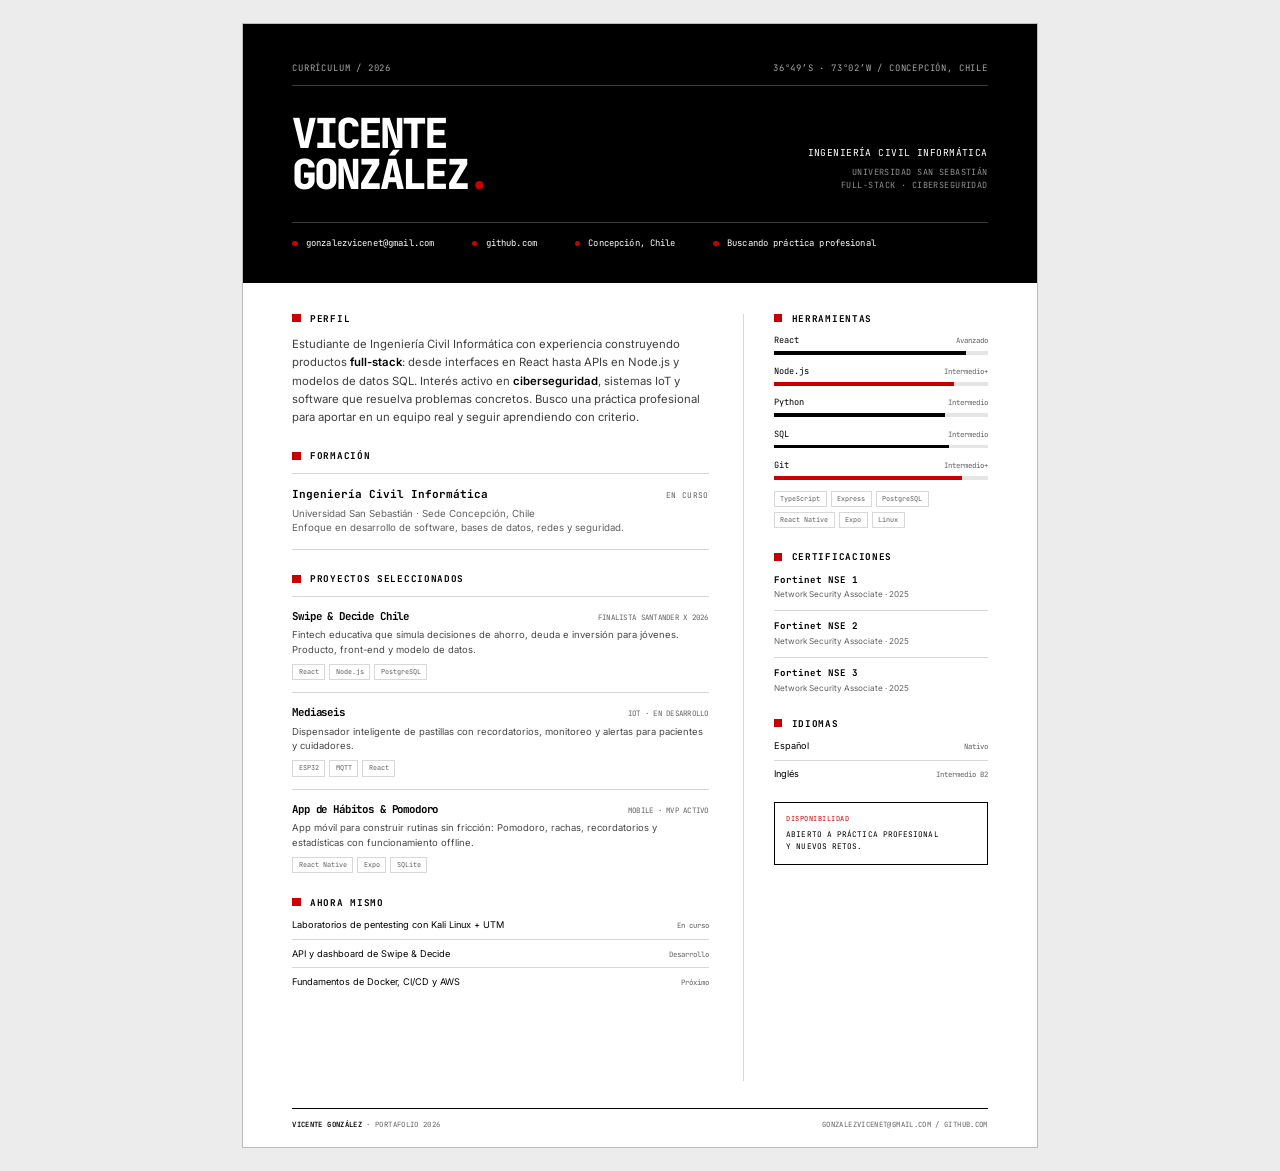
<file: assets/cv-source.html>
<!DOCTYPE html>
<html lang="es">
<head>
  <meta charset="UTF-8">
  <meta name="viewport" content="width=device-width, initial-scale=1.0">
  <meta name="robots" content="noindex">
  <title>CV — Vicente González</title>
  <link rel="preconnect" href="https://fonts.googleapis.com">
  <link rel="preconnect" href="https://fonts.gstatic.com" crossorigin>
  <link href="https://fonts.googleapis.com/css2?family=Inter:wght@400;500;600&family=JetBrains+Mono:wght@400;500;600;700;800&display=swap" rel="stylesheet">
  <style>
    @page { size: A4; margin: 0; }

    :root {
      --ink: #000000;
      --red: #c80000;
      --muted: #626262;
      --line: #d8d8d8;
      --mono: "JetBrains Mono", "Courier New", monospace;
      --sans: "Inter", "Helvetica Neue", Arial, sans-serif;
    }

    * { box-sizing: border-box; }

    html,
    body {
      margin: 0;
      padding: 0;
      background: #ececec;
      color: var(--ink);
      font-family: var(--sans);
      -webkit-print-color-adjust: exact;
      print-color-adjust: exact;
    }

    .sheet {
      width: 210mm;
      min-height: 297mm;
      margin: 0 auto;
      background: #ffffff;
      display: flex;
      flex-direction: column;
    }

    .top {
      background: var(--ink);
      color: #ffffff;
      padding: 10mm 13mm 9mm;
    }

    .top-meta {
      display: flex;
      justify-content: space-between;
      padding-bottom: 3mm;
      border-bottom: 1px solid #3a3a3a;
      color: #a5a5a5;
      font-family: var(--mono);
      font-size: 6.7pt;
      letter-spacing: 0.09em;
      text-transform: uppercase;
    }

    .name-row {
      display: flex;
      align-items: flex-end;
      justify-content: space-between;
      gap: 8mm;
      padding-top: 7mm;
    }

    h1 {
      margin: 0;
      font-family: var(--mono);
      font-size: 31pt;
      font-weight: 800;
      line-height: 1;
      letter-spacing: -0.075em;
      text-transform: uppercase;
    }

    h1 span { color: var(--red); }

    .role {
      max-width: 72mm;
      margin: 0 0 1mm;
      font-family: var(--mono);
      font-size: 7.2pt;
      line-height: 1.5;
      letter-spacing: 0.045em;
      text-align: right;
      text-transform: uppercase;
    }

    .role small {
      display: block;
      margin-top: 1.4mm;
      color: #8e8e8e;
      font-size: 6.4pt;
    }

    .contact-bar {
      display: flex;
      flex-wrap: wrap;
      gap: 5mm 10mm;
      margin-top: 7mm;
      padding-top: 4mm;
      border-top: 1px solid #3a3a3a;
      font-family: var(--mono);
      font-size: 6.7pt;
      line-height: 1.3;
      letter-spacing: 0.015em;
    }

    .contact-bar span {
      display: inline-flex;
      align-items: center;
      gap: 2.2mm;
    }

    .contact-bar i {
      width: 1.4mm;
      height: 1.4mm;
      border-radius: 50%;
      background: var(--red);
    }

    .content {
      flex: 1;
      display: grid;
      grid-template-columns: minmax(0, 1.85fr) minmax(0, 1fr);
      gap: 0;
      padding: 8mm 13mm 7mm;
    }

    .main-col {
      padding-right: 9mm;
      border-right: 1px solid var(--line);
    }

    .side-col {
      padding-left: 8mm;
    }

    .block + .block { margin-top: 6.5mm; }

    .block-title {
      display: flex;
      align-items: center;
      gap: 2.5mm;
      margin: 0 0 3.2mm;
      font-family: var(--mono);
      font-size: 7pt;
      font-weight: 700;
      line-height: 1;
      letter-spacing: 0.075em;
      text-transform: uppercase;
    }

    .block-title::before {
      content: "";
      width: 2.2mm;
      height: 2.2mm;
      background: var(--red);
    }

    .lead {
      margin: 0;
      color: #3e3e3e;
      font-size: 8.5pt;
      line-height: 1.62;
    }

    .lead strong {
      color: var(--ink);
      font-weight: 600;
    }

    .education {
      padding: 3.4mm 0;
      border-top: 1px solid var(--line);
      border-bottom: 1px solid var(--line);
    }

    .row-head {
      display: flex;
      align-items: baseline;
      justify-content: space-between;
      gap: 5mm;
    }

    .row-head h3 {
      margin: 0;
      font-family: var(--mono);
      font-size: 8.3pt;
      font-weight: 700;
      line-height: 1.35;
    }

    .row-head span {
      flex: 0 0 auto;
      color: var(--muted);
      font-family: var(--mono);
      font-size: 5.9pt;
      letter-spacing: 0.04em;
      text-align: right;
      text-transform: uppercase;
    }

    .education p {
      margin: 1.4mm 0 0;
      color: var(--muted);
      font-size: 7.3pt;
      line-height: 1.5;
    }

    .project {
      padding: 3.2mm 0;
      border-top: 1px solid var(--line);
    }

    .project:last-child {
      padding-bottom: 0;
    }

    .project-head {
      display: flex;
      align-items: baseline;
      justify-content: space-between;
      gap: 5mm;
    }

    .project-head h3 {
      margin: 0;
      font-family: var(--mono);
      font-size: 8.1pt;
      font-weight: 700;
      line-height: 1.35;
      letter-spacing: -0.015em;
    }

    .project-head span {
      flex: 0 0 auto;
      color: var(--muted);
      font-family: var(--mono);
      font-size: 5.6pt;
      letter-spacing: 0.035em;
      text-transform: uppercase;
    }

    .project > p {
      margin: 1.3mm 0 0;
      color: #464646;
      font-size: 7.1pt;
      line-height: 1.52;
    }

    .tags {
      display: flex;
      flex-wrap: wrap;
      gap: 1.2mm;
      margin-top: 1.8mm;
    }

    .tags span {
      padding: 0.8mm 1.4mm;
      border: 1px solid var(--line);
      color: var(--muted);
      font-family: var(--mono);
      font-size: 5.1pt;
      line-height: 1.2;
    }

    .skill {
      margin-bottom: 3mm;
    }

    .skill-head {
      display: flex;
      align-items: baseline;
      justify-content: space-between;
      gap: 4mm;
      font-family: var(--mono);
      font-size: 6.5pt;
      line-height: 1.2;
    }

    .skill-head span:last-child {
      color: var(--muted);
      font-size: 5.5pt;
    }

    .skill-bar {
      height: 1mm;
      margin-top: 1.4mm;
      background: #e5e5e5;
    }

    .skill-bar i {
      display: block;
      width: var(--w);
      height: 100%;
      background: var(--ink);
    }

    .skill:nth-child(3) .skill-bar i,
    .skill:nth-child(6) .skill-bar i {
      background: var(--red);
    }

    .plain-list {
      margin: 0;
      padding: 0;
      list-style: none;
    }

    .plain-list li {
      display: flex;
      align-items: baseline;
      justify-content: space-between;
      gap: 3mm;
      padding: 2mm 0;
      border-bottom: 1px solid var(--line);
      font-size: 6.9pt;
      line-height: 1.35;
    }

    .plain-list li:first-child { padding-top: 0; }
    .plain-list li:last-child { border-bottom: 0; padding-bottom: 0; }

    .plain-list span {
      color: var(--muted);
      font-family: var(--mono);
      font-size: 5.5pt;
      text-align: right;
      white-space: nowrap;
    }

    .cert {
      padding: 2.5mm 0;
      border-bottom: 1px solid var(--line);
    }

    .cert:first-of-type { padding-top: 0; }
    .cert:last-child { border-bottom: 0; padding-bottom: 0; }

    .cert strong {
      display: block;
      font-family: var(--mono);
      font-size: 6.9pt;
      font-weight: 700;
      line-height: 1.35;
    }

    .cert span {
      display: block;
      margin-top: 0.8mm;
      color: var(--muted);
      font-size: 6.1pt;
      line-height: 1.4;
    }

    .side-note {
      margin-top: 5.5mm;
      padding: 3mm;
      border: 1px solid var(--ink);
      font-family: var(--mono);
      font-size: 5.8pt;
      line-height: 1.55;
      letter-spacing: 0.01em;
      text-transform: uppercase;
    }

    .side-note span {
      display: block;
      margin-bottom: 1mm;
      color: var(--red);
      font-size: 5.2pt;
      letter-spacing: 0.07em;
    }

    .footer {
      display: flex;
      align-items: center;
      justify-content: space-between;
      gap: 8mm;
      margin: 0 13mm;
      padding: 3mm 0 4.5mm;
      border-top: 1px solid var(--ink);
      color: var(--muted);
      font-family: var(--mono);
      font-size: 5.4pt;
      line-height: 1.3;
      letter-spacing: 0.05em;
      text-transform: uppercase;
    }

    .footer strong {
      color: var(--ink);
      font-weight: 600;
    }

    @media screen {
      body { padding: 24px 0; }
      .sheet { box-shadow: 0 0 0 1px #bdbdbd; }
    }

    @media print {
      html,
      body { background: #ffffff; }
      .sheet { margin: 0; box-shadow: none; }
    }
  </style>
</head>
<body>
  <main class="sheet">
    <header class="top">
      <div class="top-meta">
        <span>Currículum / 2026</span>
        <span>36°49′S · 73°02′W / Concepción, Chile</span>
      </div>
      <div class="name-row">
        <h1>Vicente<br>González<span>.</span></h1>
        <p class="role">
          Ingeniería Civil Informática
          <small>Universidad San Sebastián<br>Full-stack · Ciberseguridad</small>
        </p>
      </div>
      <div class="contact-bar">
        <span><i></i> gonzalezvicenet@gmail.com</span>
        <span><i></i> github.com</span>
        <span><i></i> Concepción, Chile</span>
        <span><i></i> Buscando práctica profesional</span>
      </div>
    </header>

    <div class="content">
      <div class="main-col">
        <section class="block">
          <h2 class="block-title">Perfil</h2>
          <p class="lead">
            Estudiante de Ingeniería Civil Informática con experiencia construyendo productos
            <strong>full-stack</strong>: desde interfaces en React hasta APIs en Node.js y modelos de datos SQL.
            Interés activo en <strong>ciberseguridad</strong>, sistemas IoT y software que resuelva problemas concretos.
            Busco una práctica profesional para aportar en un equipo real y seguir aprendiendo con criterio.
          </p>
        </section>

        <section class="block">
          <h2 class="block-title">Formación</h2>
          <div class="education">
            <div class="row-head">
              <h3>Ingeniería Civil Informática</h3>
              <span>En curso</span>
            </div>
            <p>Universidad San Sebastián · Sede Concepción, Chile<br>Enfoque en desarrollo de software, bases de datos, redes y seguridad.</p>
          </div>
        </section>

        <section class="block">
          <h2 class="block-title">Proyectos seleccionados</h2>

          <article class="project">
            <div class="project-head">
              <h3>Swipe &amp; Decide Chile</h3>
              <span>Finalista Santander X 2026</span>
            </div>
            <p>Fintech educativa que simula decisiones de ahorro, deuda e inversión para jóvenes. Producto, front-end y modelo de datos.</p>
            <div class="tags"><span>React</span><span>Node.js</span><span>PostgreSQL</span></div>
          </article>

          <article class="project">
            <div class="project-head">
              <h3>Mediaseis</h3>
              <span>IoT · En desarrollo</span>
            </div>
            <p>Dispensador inteligente de pastillas con recordatorios, monitoreo y alertas para pacientes y cuidadores.</p>
            <div class="tags"><span>ESP32</span><span>MQTT</span><span>React</span></div>
          </article>

          <article class="project">
            <div class="project-head">
              <h3>App de Hábitos &amp; Pomodoro</h3>
              <span>Mobile · MVP activo</span>
            </div>
            <p>App móvil para construir rutinas sin fricción: Pomodoro, rachas, recordatorios y estadísticas con funcionamiento offline.</p>
            <div class="tags"><span>React Native</span><span>Expo</span><span>SQLite</span></div>
          </article>
        </section>

        <section class="block">
          <h2 class="block-title">Ahora mismo</h2>
          <ul class="plain-list">
            <li>Laboratorios de pentesting con Kali Linux + UTM <span>En curso</span></li>
            <li>API y dashboard de Swipe &amp; Decide <span>Desarrollo</span></li>
            <li>Fundamentos de Docker, CI/CD y AWS <span>Próximo</span></li>
          </ul>
        </section>
      </div>

      <aside class="side-col">
        <section class="block">
          <h2 class="block-title">Herramientas</h2>
          <div class="skill">
            <div class="skill-head"><span>React</span><span>Avanzado</span></div>
            <div class="skill-bar"><i style="--w:90%"></i></div>
          </div>
          <div class="skill">
            <div class="skill-head"><span>Node.js</span><span>Intermedio+</span></div>
            <div class="skill-bar"><i style="--w:84%"></i></div>
          </div>
          <div class="skill">
            <div class="skill-head"><span>Python</span><span>Intermedio</span></div>
            <div class="skill-bar"><i style="--w:80%"></i></div>
          </div>
          <div class="skill">
            <div class="skill-head"><span>SQL</span><span>Intermedio</span></div>
            <div class="skill-bar"><i style="--w:82%"></i></div>
          </div>
          <div class="skill">
            <div class="skill-head"><span>Git</span><span>Intermedio+</span></div>
            <div class="skill-bar"><i style="--w:88%"></i></div>
          </div>
          <div class="tags">
            <span>TypeScript</span><span>Express</span><span>PostgreSQL</span>
            <span>React Native</span><span>Expo</span><span>Linux</span>
          </div>
        </section>

        <section class="block">
          <h2 class="block-title">Certificaciones</h2>
          <div class="cert">
            <strong>Fortinet NSE 1</strong>
            <span>Network Security Associate · 2025</span>
          </div>
          <div class="cert">
            <strong>Fortinet NSE 2</strong>
            <span>Network Security Associate · 2025</span>
          </div>
          <div class="cert">
            <strong>Fortinet NSE 3</strong>
            <span>Network Security Associate · 2025</span>
          </div>
        </section>

        <section class="block">
          <h2 class="block-title">Idiomas</h2>
          <ul class="plain-list">
            <li>Español <span>Nativo</span></li>
            <li>Inglés <span>Intermedio B2</span></li>
          </ul>
        </section>

        <div class="side-note">
          <span>Disponibilidad</span>
          Abierto a práctica profesional<br>y nuevos retos.
        </div>
      </aside>
    </div>

    <footer class="footer">
      <span><strong>Vicente González</strong> · Portafolio 2026</span>
      <span>gonzalezvicenet@gmail.com / github.com</span>
    </footer>
  </main>
</body>
</html>
</file>
<file: styles.css>
/* =========================================================
   VICENTE GONZÁLEZ — PORTFOLIO 2026
   Monochrome tech brutalism / minimal industrial grid
   ========================================================= */

:root {
  --white: #ffffff;
  --paper: #f4f4f4;
  --ink: #000000;
  --ink-deep: #090909;
  --ink-soft: #1a1a1a;
  --text: #000000;
  --text-secondary: #4a4a4a;
  --muted: #767676;
  --line: #000000;
  --line-light: #e0e0e0;
  --line-dark: #333333;
  --red: #c80000;
  --mono: "JetBrains Mono", "Space Mono", "Courier New", monospace;
  --sans: "Inter", "Helvetica Neue", Arial, sans-serif;
  --container: 1360px;
  --gutter: clamp(16px, 3.5vw, 48px);
  --section-space: clamp(76px, 9vw, 124px);
  --header-height: 72px;
  --ease: cubic-bezier(0.22, 1, 0.36, 1);
}

*,
*::before,
*::after {
  box-sizing: border-box;
}

html {
  scroll-behavior: smooth;
  scroll-padding-top: calc(var(--header-height) + 24px);
}

body {
  margin: 0;
  background: var(--white);
  color: var(--text);
  font-family: var(--sans);
  font-size: 16px;
  line-height: 1.55;
  -webkit-font-smoothing: antialiased;
  text-rendering: optimizeLegibility;
  overflow-x: hidden;
}

body.is-dialog-open {
  overflow: hidden;
}

::selection {
  background: var(--red);
  color: var(--white);
}

a {
  color: inherit;
  text-decoration: none;
}

button,
input,
textarea,
select {
  font: inherit;
}

button {
  color: inherit;
}

img,
svg {
  display: block;
  max-width: 100%;
}

ul,
ol {
  margin: 0;
  padding: 0;
  list-style: none;
}

h1,
h2,
h3,
h4,
p {
  margin: 0;
}

:focus-visible {
  outline: 2px solid var(--red);
  outline-offset: 3px;
}

::scrollbar {
  width: 10px;
}

::-webkit-scrollbar {
  width: 10px;
  height: 10px;
}

::-webkit-scrollbar-track {
  background: var(--paper);
}

::-webkit-scrollbar-thumb {
  background: var(--ink);
  border: 3px solid var(--paper);
}

.container {
  width: min(calc(100% - (var(--gutter) * 2)), var(--container));
  margin-inline: auto;
}

.sr-only {
  position: absolute;
  width: 1px;
  height: 1px;
  padding: 0;
  margin: -1px;
  overflow: hidden;
  clip: rect(0, 0, 0, 0);
  white-space: nowrap;
  border: 0;
}

.skip-link {
  position: fixed;
  top: 12px;
  left: 12px;
  z-index: 10000;
  padding: 10px 16px;
  border: 1px solid var(--ink);
  background: var(--white);
  font-family: var(--mono);
  font-size: 0.7rem;
  text-transform: uppercase;
  letter-spacing: 0.08em;
  transform: translateY(-180%);
  transition: transform 180ms var(--ease);
}

.skip-link:focus {
  transform: translateY(0);
}

/* ---------- shared primitives ---------- */

.window-bar {
  min-height: 30px;
  display: flex;
  align-items: center;
  justify-content: space-between;
  gap: 16px;
  padding: 7px 12px;
  border-bottom: 1px solid var(--ink);
  background: var(--white);
  color: var(--ink);
  font-family: var(--mono);
  font-size: 0.58rem;
  font-weight: 500;
  line-height: 1;
  letter-spacing: 0.08em;
  text-transform: uppercase;
}

.window-controls {
  display: flex;
  align-items: center;
  gap: 10px;
  color: var(--muted);
  white-space: nowrap;
}

.window-bar--dark {
  background: var(--ink-deep);
  color: var(--white);
  border-color: var(--line-dark);
}

.window-bar--dark .window-controls {
  color: #8f8f8f;
}

.mini-label {
  display: inline-block;
  font-family: var(--mono);
  font-size: 0.59rem;
  font-weight: 500;
  line-height: 1.3;
  letter-spacing: 0.1em;
  text-transform: uppercase;
  color: var(--muted);
}

.mini-label--light {
  color: #adadad;
}

.mini-mono {
  font-family: var(--mono);
  font-size: 0.54rem;
  font-weight: 500;
  letter-spacing: 0.07em;
  text-transform: uppercase;
}

.status-dot,
.status-led {
  display: inline-block;
  flex: 0 0 auto;
  width: 7px;
  height: 7px;
  border-radius: 50%;
  background: var(--red);
  position: relative;
}

.status-dot::after,
.status-led::after {
  content: "";
  position: absolute;
  inset: -4px;
  border: 1px solid var(--red);
  border-radius: inherit;
  animation: status-pulse 2.4s ease-out infinite;
}

.status-led--small {
  width: 5px;
  height: 5px;
}

@keyframes status-pulse {
  0%, 45% { transform: scale(0.7); opacity: 0; }
  60% { opacity: 0.65; }
  100% { transform: scale(1.35); opacity: 0; }
}

.accent {
  color: var(--red);
}

.outline {
  color: transparent;
  -webkit-text-stroke: 1px var(--ink);
  text-stroke: 1px var(--ink);
}

.button {
  display: inline-flex;
  align-items: center;
  justify-content: center;
  gap: 10px;
  min-height: 44px;
  padding: 12px 22px;
  border: 1px solid var(--ink);
  border-radius: 9999px;
  font-family: var(--mono);
  font-size: 0.67rem;
  font-weight: 600;
  line-height: 1;
  letter-spacing: 0.075em;
  text-transform: uppercase;
  transition:
    background-color 220ms var(--ease),
    color 220ms var(--ease),
    border-color 220ms var(--ease),
    transform 220ms var(--ease);
}

.button svg {
  transition: transform 220ms var(--ease);
}

.button:hover {
  transform: translateY(-2px);
}

.button:hover svg {
  transform: translate(2px, -2px);
}

.button--dark {
  border-color: var(--ink);
  background: var(--ink);
  color: var(--white);
}

.button--dark:hover {
  border-color: var(--red);
  background: var(--red);
}

.button--ghost {
  background: transparent;
  color: var(--ink);
}

.button--ghost:hover {
  background: var(--ink);
  color: var(--white);
}

.text-button {
  min-height: 36px;
  padding: 0;
  border: 0;
  border-bottom: 1px solid var(--ink);
  background: transparent;
  font-family: var(--mono);
  font-size: 0.65rem;
  text-transform: uppercase;
  letter-spacing: 0.07em;
  cursor: pointer;
  transition: color 180ms ease, border-color 180ms ease;
}

.text-button:hover {
  color: var(--red);
  border-color: var(--red);
}

/* ---------- reveal / motion ---------- */

.js [data-reveal] {
  opacity: 0;
  transform: translateY(18px);
  transition:
    opacity 700ms var(--ease),
    transform 700ms var(--ease);
}

.js [data-reveal].is-visible {
  opacity: 1;
  transform: translateY(0);
}

.js .progress-fill {
  transform: scaleX(0);
  transform-origin: left center;
  transition: transform 1000ms 140ms var(--ease);
}

.js .is-visible .progress-fill,
.js .project-card.is-visible .progress-fill {
  transform: scaleX(1);
}

.js .skill-track span {
  transform: scaleX(0);
  transform-origin: left center;
  transition: transform 900ms var(--ease);
}

.js .is-visible .skill-track span {
  transform: scaleX(1);
}

@media (prefers-reduced-motion: reduce) {
  html {
    scroll-behavior: auto;
  }

  *,
  *::before,
  *::after {
    animation-duration: 0.01ms !important;
    animation-iteration-count: 1 !important;
    scroll-behavior: auto !important;
    transition-duration: 0.01ms !important;
  }

  .js [data-reveal] {
    opacity: 1;
    transform: none;
  }
}

/* ---------- header ---------- */

.site-header {
  position: sticky;
  top: 0;
  z-index: 1000;
  border-bottom: 1px solid var(--ink);
  background: rgba(255, 255, 255, 0.97);
  -webkit-backdrop-filter: blur(12px);
  backdrop-filter: blur(12px);
}

.header-inner {
  height: var(--header-height);
  display: flex;
  align-items: center;
  gap: clamp(14px, 2.2vw, 34px);
}

.brand {
  display: inline-flex;
  align-items: center;
  gap: 11px;
  flex: 0 0 auto;
}

.brand-mark {
  width: 38px;
  height: 38px;
  display: grid;
  place-items: center;
  background: var(--ink);
  color: var(--white);
  font-family: var(--mono);
  font-size: 0.74rem;
  font-weight: 800;
  line-height: 1;
  letter-spacing: -0.05em;
}

.brand-mark span {
  color: var(--red);
}

.brand-mark--small {
  width: 32px;
  height: 32px;
  font-size: 0.66rem;
}

.brand-meta {
  display: flex;
  flex-direction: column;
  gap: 2px;
  line-height: 1.2;
}

.brand-meta strong {
  font-family: var(--mono);
  font-size: 0.7rem;
  font-weight: 700;
  text-transform: uppercase;
  letter-spacing: 0.055em;
}

.brand-meta > span {
  color: var(--muted);
  font-family: var(--mono);
  font-size: 0.54rem;
  text-transform: uppercase;
  letter-spacing: 0.07em;
}

.desktop-nav {
  display: flex;
  align-items: center;
  gap: clamp(16px, 2.5vw, 34px);
  margin-left: auto;
}

.desktop-nav a {
  position: relative;
  display: inline-flex;
  align-items: flex-start;
  gap: 4px;
  padding: 6px 0;
  font-family: var(--mono);
  font-size: 0.62rem;
  font-weight: 500;
  line-height: 1;
  text-transform: uppercase;
  letter-spacing: 0.085em;
}

.desktop-nav a::after {
  content: "";
  position: absolute;
  left: 0;
  right: 0;
  bottom: 0;
  height: 1px;
  background: var(--ink);
  transform: scaleX(0);
  transform-origin: right center;
  transition: transform 260ms var(--ease);
}

.desktop-nav a span {
  color: var(--muted);
  font-size: 0.48rem;
  line-height: 1.1;
}

.desktop-nav a:hover::after,
.desktop-nav a.is-active::after {
  transform: scaleX(1);
  transform-origin: left center;
}

.desktop-nav a.is-active {
  font-weight: 700;
}

.desktop-nav a.is-active span {
  color: var(--red);
}

.header-cta {
  display: inline-flex;
  align-items: center;
  justify-content: center;
  gap: 8px;
  flex: 0 0 auto;
  min-height: 36px;
  padding: 9px 15px;
  border: 1px solid var(--ink);
  border-radius: 9999px;
  background: var(--ink);
  color: var(--white);
  font-family: var(--mono);
  font-size: 0.61rem;
  font-weight: 500;
  line-height: 1;
  text-transform: uppercase;
  letter-spacing: 0.075em;
  transition: background-color 200ms ease, border-color 200ms ease;
}

.header-cta:hover {
  background: var(--red);
  border-color: var(--red);
}

.header-cta .status-dot {
  background: var(--white);
}

.header-cta .status-dot::after {
  border-color: var(--white);
}

.menu-toggle {
  display: none;
  align-items: center;
  gap: 9px;
  margin-left: auto;
  padding: 8px 0;
  border: 0;
  background: transparent;
  font-family: var(--mono);
  font-size: 0.62rem;
  font-weight: 600;
  text-transform: uppercase;
  letter-spacing: 0.08em;
  cursor: pointer;
}

.menu-icon {
  width: 20px;
  display: flex;
  flex-direction: column;
  gap: 5px;
}

.menu-icon i {
  display: block;
  width: 100%;
  height: 1px;
  background: var(--ink);
  transition: transform 220ms var(--ease), opacity 220ms var(--ease);
}

.menu-toggle[aria-expanded="true"] .menu-icon i:first-child {
  transform: translateY(3px) rotate(45deg);
}

.menu-toggle[aria-expanded="true"] .menu-icon i:last-child {
  transform: translateY(-3px) rotate(-45deg);
}

.mobile-menu {
  display: none;
}

.scroll-progress {
  position: absolute;
  left: 0;
  right: 0;
  bottom: -1px;
  height: 2px;
  pointer-events: none;
  z-index: 2;
}

.scroll-progress span {
  display: block;
  width: 100%;
  height: 100%;
  background: var(--red);
  transform: scaleX(0);
  transform-origin: left center;
}

/* ---------- ticker ---------- */

.ticker {
  overflow: hidden;
  border-bottom: 1px solid var(--ink);
  background: var(--ink);
  color: var(--white);
}

.ticker-track {
  display: flex;
  width: max-content;
  animation: ticker-move 42s linear infinite;
}

.ticker:hover .ticker-track {
  animation-play-state: paused;
}

.ticker-group {
  display: flex;
  align-items: center;
  flex: 0 0 auto;
  padding: 9px 0;
  font-family: var(--mono);
  font-size: 0.56rem;
  font-weight: 500;
  line-height: 1;
  letter-spacing: 0.11em;
  text-transform: uppercase;
  white-space: nowrap;
}

.ticker-group > span {
  display: inline-block;
  padding-inline: 18px;
}

.ticker-sep {
  color: var(--red) !important;
  padding-inline: 0 !important;
  font-size: 0.7rem;
}

@keyframes ticker-move {
  from { transform: translateX(0); }
  to { transform: translateX(-50%); }
}

/* ---------- hero ---------- */

.hero {
  padding: clamp(18px, 2.8vw, 32px) 0 clamp(52px, 6vw, 80px);
}

.hero-stage {
  display: grid;
  grid-template-columns: minmax(0, 1.52fr) minmax(380px, 1fr);
  gap: 1px;
  border: 1px solid var(--ink);
  background: var(--ink);
}

.hero-main {
  min-width: 0;
  padding: clamp(24px, 3.2vw, 42px) clamp(22px, 3.5vw, 48px) 0;
  display: flex;
  flex-direction: column;
  background: var(--white);
}

.hero-meta {
  display: flex;
  align-items: center;
  justify-content: space-between;
  gap: 20px;
  padding-bottom: 14px;
  border-bottom: 1px solid var(--ink);
  font-family: var(--mono);
  font-size: 0.57rem;
  font-weight: 500;
  letter-spacing: 0.08em;
  text-transform: uppercase;
  color: var(--muted);
}

.hero-meta-right {
  color: var(--muted);
}

.eyebrow {
  display: inline-flex;
  align-items: center;
  gap: 8px;
  margin-bottom: 17px;
  font-family: var(--mono);
  font-size: 0.65rem;
  font-weight: 500;
  letter-spacing: 0.08em;
  text-transform: uppercase;
}

.eyebrow-mark {
  display: inline-grid;
  place-items: center;
  width: 17px;
  height: 17px;
  background: var(--red);
  color: var(--white);
  font-size: 0.7rem;
  line-height: 1;
}

.hero-copy {
  padding-top: clamp(30px, 5vw, 62px);
}

.hero-title {
  color: var(--ink);
  font-family: var(--mono);
  font-size: clamp(3.5rem, 8vw, 7.7rem);
  font-weight: 800;
  line-height: 1;
  letter-spacing: -0.075em;
  text-transform: uppercase;
}

.title-line {
  display: block;
}

.hero-title .accent {
  display: inline-block;
  margin-left: 0.02em;
}

.hero-role {
  margin-top: clamp(24px, 3vw, 34px);
  padding: 12px 0;
  border-top: 1px solid var(--ink);
  border-bottom: 1px solid var(--ink);
  font-family: var(--mono);
  font-size: 0.64rem;
  font-weight: 600;
  line-height: 1.45;
  letter-spacing: 0.055em;
  text-transform: uppercase;
}

.hero-role span {
  color: var(--muted);
  font-weight: 400;
}

.hero-lead {
  max-width: 570px;
  margin-top: 22px;
  color: var(--text-secondary);
  font-size: clamp(0.94rem, 1.05vw, 1.03rem);
  line-height: 1.7;
}

.hero-lead strong {
  color: var(--ink);
  font-weight: 600;
}

.hero-actions {
  display: flex;
  flex-wrap: wrap;
  gap: 9px;
  margin-top: 27px;
}

.hero-facts {
  display: grid;
  grid-template-columns: repeat(3, minmax(0, 1fr));
  margin: clamp(40px, 5.5vw, 62px) calc(clamp(22px, 3.5vw, 48px) * -1) 0;
  padding-inline: clamp(22px, 3.5vw, 48px);
  border-top: 1px solid var(--ink);
}

.hero-fact {
  display: flex;
  flex-direction: column;
  gap: 5px;
  min-width: 0;
  padding: 15px 16px 17px 0;
  border-right: 1px solid var(--line-light);
}

.hero-fact + .hero-fact {
  padding-left: 16px;
}

.hero-fact:last-child {
  border-right: 0;
}

.hero-fact span {
  color: var(--muted);
  font-family: var(--mono);
  font-size: 0.52rem;
  letter-spacing: 0.075em;
  text-transform: uppercase;
}

.hero-fact strong {
  overflow: hidden;
  font-size: 0.75rem;
  font-weight: 500;
  line-height: 1.35;
  text-overflow: ellipsis;
}

.hero-aside {
  min-width: 0;
  display: flex;
  flex-direction: column;
  background: var(--ink-deep);
  color: var(--white);
}

.hero-aside-body {
  flex: 1;
  display: flex;
  flex-direction: column;
  min-height: 0;
}

.terminal {
  padding: 22px clamp(18px, 2.5vw, 28px) 0;
  font-family: var(--mono);
  font-size: 0.62rem;
  line-height: 1.7;
  letter-spacing: 0.025em;
}

.terminal-line {
  display: flex;
  gap: 8px;
  color: #d8d8d8;
  text-transform: lowercase;
}

.terminal-prompt {
  color: #7f7f7f;
}

.terminal-output {
  margin: 0 0 8px 0;
  color: var(--white);
  font-weight: 700;
  letter-spacing: 0.07em;
  text-transform: uppercase;
}

.terminal-output::before {
  content: "↳ ";
  color: var(--red);
  font-weight: 400;
}

.orb-wrap {
  position: relative;
  flex: 1;
  min-height: 300px;
  display: grid;
  place-items: center;
  padding: 22px 24px 10px;
}

.orb {
  width: min(100%, 340px);
  height: auto;
  animation: orb-float 9s ease-in-out infinite;
}

@keyframes orb-float {
  0%, 100% { transform: translateY(0); }
  50% { transform: translateY(-7px); }
}

.orb-center {
  position: absolute;
  left: 50%;
  top: 50%;
  z-index: 2;
  display: flex;
  flex-direction: column;
  align-items: center;
  justify-content: center;
  width: 86px;
  height: 86px;
  border: 1px solid #555555;
  background: var(--ink-deep);
  transform: translate(-50%, -50%);
}

.orb-center span {
  font-family: var(--mono);
  font-size: 1.15rem;
  font-weight: 800;
  line-height: 1;
  letter-spacing: -0.06em;
}

.orb-center small {
  margin-top: 5px;
  color: #888888;
  font-family: var(--mono);
  font-size: 0.46rem;
  letter-spacing: 0.08em;
  text-transform: uppercase;
}

.orb-label {
  position: absolute;
  z-index: 2;
  padding: 3px 5px;
  background: var(--ink-deep);
  color: #a9a9a9;
  font-family: var(--mono);
  font-size: 0.48rem;
  line-height: 1;
  letter-spacing: 0.08em;
  white-space: nowrap;
}

.orb-label--top { top: 15%; left: 50%; transform: translateX(-50%); }
.orb-label--left { top: 50%; left: 3%; transform: translateY(-50%); }
.orb-label--right { top: 50%; right: 3%; transform: translateY(-50%); }
.orb-label--bottom { bottom: 13%; left: 50%; transform: translateX(-50%); }

.hero-status {
  margin-top: auto;
  padding: 17px clamp(18px, 2.5vw, 28px) 18px;
  border-top: 1px solid var(--line-dark);
}

.hero-status-main {
  display: flex;
  flex-wrap: wrap;
  align-items: center;
  gap: 8px;
  font-family: var(--mono);
  font-size: 0.59rem;
  font-weight: 500;
  line-height: 1.5;
  letter-spacing: 0.065em;
  text-transform: uppercase;
}

.status-slash {
  color: #6b6b6b;
}

.hero-status-sub {
  display: flex;
  justify-content: space-between;
  gap: 14px;
  margin-top: 10px;
  color: #838383;
  font-family: var(--mono);
  font-size: 0.5rem;
  line-height: 1.4;
  letter-spacing: 0.06em;
  text-transform: uppercase;
}

/* ---------- section scaffolding ---------- */

.section {
  position: relative;
  border-top: 1px solid var(--ink);
  padding-bottom: var(--section-space);
  scroll-margin-top: calc(var(--header-height) + 16px);
}

.section-rail {
  position: relative;
  z-index: 2;
  display: flex;
  align-items: flex-start;
  justify-content: space-between;
  gap: 16px;
  margin-top: -14px;
  margin-bottom: clamp(48px, 6vw, 76px);
}

.section-badge {
  display: inline-block;
  flex: 0 0 auto;
  padding: 5px 12px;
  background: var(--ink);
  color: var(--white);
  font-family: var(--mono);
  font-size: 0.62rem;
  font-weight: 500;
  line-height: 1.4;
  letter-spacing: 0.075em;
  text-transform: uppercase;
}

.rail-meta {
  padding-top: 16px;
  color: var(--muted);
  font-family: var(--mono);
  font-size: 0.52rem;
  line-height: 1.4;
  letter-spacing: 0.08em;
  text-align: right;
  text-transform: uppercase;
}

.section-intro {
  display: grid;
  grid-template-columns: minmax(0, 1.35fr) minmax(280px, 0.65fr);
  gap: clamp(32px, 6vw, 88px);
  align-items: end;
  margin-bottom: clamp(36px, 4.5vw, 58px);
}

.section-title {
  font-family: var(--mono);
  font-size: clamp(2.3rem, 4.7vw, 4.6rem);
  font-weight: 700;
  line-height: 0.98;
  letter-spacing: -0.055em;
  text-transform: uppercase;
}

.section-title .outline {
  -webkit-text-stroke: 1px var(--ink);
  text-stroke: 1px var(--ink);
}

.section-intro-copy {
  max-width: 405px;
  padding-bottom: 5px;
}

.section-intro-copy p {
  color: var(--text-secondary);
  font-size: 0.96rem;
  line-height: 1.7;
}

.intro-note {
  display: inline-block;
  margin-top: 18px;
  padding-top: 9px;
  border-top: 1px solid var(--line-light);
  color: var(--muted);
  font-family: var(--mono);
  font-size: 0.53rem;
  line-height: 1.5;
  letter-spacing: 0.055em;
  text-transform: uppercase;
}

.section-intro--compact .section-intro-copy {
  max-width: 380px;
}

/* ---------- snapshot / metrics ---------- */

.section--snapshot {
  padding-bottom: clamp(64px, 7vw, 96px);
}

.section--snapshot .section-rail {
  margin-bottom: clamp(36px, 4vw, 48px);
}

.metrics-grid {
  display: grid;
  grid-template-columns: repeat(4, minmax(0, 1fr));
  gap: 1px;
  border: 1px solid var(--ink);
  background: var(--ink);
}

.metric {
  min-height: 252px;
  display: flex;
  flex-direction: column;
  padding: 20px 22px 17px;
  background: var(--white);
  transition: background-color 220ms var(--ease);
}

.metric-top {
  display: flex;
  align-items: center;
  justify-content: space-between;
  gap: 12px;
  font-family: var(--mono);
  font-size: 0.55rem;
  line-height: 1;
  letter-spacing: 0.08em;
  text-transform: uppercase;
  color: var(--muted);
}

.metric-symbol {
  color: var(--ink);
  font-size: 0.8rem;
}

.metric-value {
  display: flex;
  align-items: flex-end;
  gap: 9px;
  margin-top: auto;
  padding-top: 24px;
  color: var(--ink);
  font-family: var(--mono);
  font-size: clamp(3.4rem, 5.2vw, 4.9rem);
  font-weight: 700;
  line-height: 0.8;
  letter-spacing: -0.075em;
}

.metric-red-dot {
  width: 9px;
  height: 9px;
  margin-bottom: 8px;
  border-radius: 50%;
  background: var(--red);
}

.metric-copy {
  margin-top: 20px;
}

.metric-copy h3 {
  max-width: 180px;
  font-family: var(--mono);
  font-size: 0.72rem;
  font-weight: 700;
  line-height: 1.35;
  letter-spacing: 0.015em;
  text-transform: uppercase;
}

.metric-copy p {
  max-width: 200px;
  margin-top: 8px;
  color: var(--muted);
  font-size: 0.73rem;
  line-height: 1.5;
}

.metric-foot {
  display: flex;
  align-items: center;
  gap: 8px;
  margin-top: 20px;
  color: var(--muted);
  font-family: var(--mono);
  font-size: 0.47rem;
  line-height: 1;
  letter-spacing: 0.08em;
  text-transform: uppercase;
}

.metric-rule {
  flex: 1;
  height: 1px;
  background: var(--line-light);
}

.metric:hover {
  background: var(--paper);
}

.metric--dark {
  background: var(--ink-deep);
  color: var(--white);
}

.metric--dark .metric-top,
.metric--dark .metric-copy p,
.metric--dark .metric-foot {
  color: #8d8d8d;
}

.metric--dark .metric-value,
.metric--dark .metric-copy h3 {
  color: var(--white);
}

.metric--dark .metric-symbol {
  color: var(--red);
}

.metric--dark .metric-rule {
  background: #333333;
}

.metric--dark:hover {
  background: #141414;
}

/* ---------- project cards ---------- */

.section--projects .section-intro {
  grid-template-columns: minmax(0, 1.42fr) minmax(280px, 0.58fr);
}

.projects-grid {
  display: grid;
  grid-template-columns: repeat(12, minmax(0, 1fr));
  gap: 1px;
  border: 1px solid var(--ink);
  background: var(--ink);
}

.project-card {
  position: relative;
  display: flex;
  flex-direction: column;
  min-width: 0;
  background: var(--white);
  overflow: hidden;
}

.project-card:nth-child(1) { grid-column: span 12; }
.project-card:nth-child(2) { grid-column: span 6; }
.project-card:nth-child(3) { grid-column: span 6; }

.project-card::before {
  content: "";
  position: absolute;
  z-index: 5;
  top: 0;
  left: 0;
  right: 0;
  height: 2px;
  background: var(--red);
  transform: scaleX(0);
  transform-origin: left center;
  transition: transform 420ms var(--ease);
}

.project-card:hover::before {
  transform: scaleX(1);
}

.project-card--dark {
  background: var(--ink-deep);
  color: var(--white);
}

.project-body {
  flex: 1;
  display: flex;
  flex-direction: column;
  min-height: 0;
}

.project-card--split .project-body {
  display: grid;
  grid-template-columns: minmax(0, 1.08fr) minmax(0, 0.92fr);
}

.project-copy {
  position: relative;
  display: flex;
  flex-direction: column;
  min-width: 0;
  padding: clamp(22px, 2.7vw, 32px);
  padding-bottom: 24px;
  overflow: hidden;
}

.project-copy::after {
  position: absolute;
  right: 12px;
  bottom: 35px;
  z-index: 0;
  color: transparent;
  font-family: var(--mono);
  font-size: clamp(5.8rem, 9vw, 8.6rem);
  font-weight: 800;
  line-height: 0.75;
  letter-spacing: -0.1em;
  -webkit-text-stroke: 1px #e8e8e8;
  pointer-events: none;
  user-select: none;
}

.project-card:nth-child(1) .project-copy::after { content: "01"; }
.project-card:nth-child(2) .project-copy::after { content: "02"; -webkit-text-stroke-color: #2c2c2c; }
.project-card:nth-child(3) .project-copy::after { content: "03"; }

.project-copy > * {
  position: relative;
  z-index: 1;
}

.project-topline {
  display: flex;
  align-items: center;
  justify-content: space-between;
  gap: 14px;
  min-height: 24px;
}

.status-chip {
  display: inline-flex;
  align-items: center;
  gap: 6px;
  padding: 5px 8px;
  border: 1px solid var(--ink);
  font-family: var(--mono);
  font-size: 0.5rem;
  font-weight: 600;
  line-height: 1;
  letter-spacing: 0.065em;
  text-transform: uppercase;
  white-space: nowrap;
}

.chip-dot {
  width: 4px;
  height: 4px;
  border-radius: 50%;
  background: currentColor;
}

.status-chip--red {
  border-color: var(--red);
  background: var(--red);
  color: var(--white);
}

.status-chip--on-dark {
  border-color: #666666;
  color: var(--white);
}

.status-chip--on-dark .chip-dot {
  background: var(--red);
}

.project-year {
  color: var(--muted);
  font-family: var(--mono);
  font-size: 0.55rem;
  letter-spacing: 0.06em;
}

.project-card--dark .project-year {
  color: #8b8b8b;
}

.project-card h3 {
  margin-top: clamp(24px, 3.1vw, 38px);
  font-family: var(--mono);
  font-size: clamp(1.45rem, 2.55vw, 2.25rem);
  font-weight: 700;
  line-height: 1.02;
  letter-spacing: -0.055em;
}

.project-summary {
  max-width: 470px;
  margin-top: 14px;
  color: var(--text-secondary);
  font-size: 0.88rem;
  line-height: 1.65;
}

.project-card--dark .project-summary {
  color: #a9a9a9;
}

.project-tags {
  display: flex;
  flex-wrap: wrap;
  gap: 5px;
  margin-top: auto;
  padding-top: 24px;
}

.project-tags li {
  padding: 5px 8px;
  border: 1px solid var(--line-light);
  color: var(--text-secondary);
  font-family: var(--mono);
  font-size: 0.5rem;
  line-height: 1;
  letter-spacing: 0.035em;
}

.project-tags--dark li {
  border-color: #3c3c3c;
  color: #b9b9b9;
}

.project-award {
  display: inline-flex;
  align-items: center;
  gap: 6px;
  margin-top: 16px;
  color: var(--red);
  font-family: var(--mono);
  font-size: 0.51rem;
  font-weight: 500;
  line-height: 1.5;
  letter-spacing: 0.045em;
  text-transform: uppercase;
}

.project-foot {
  display: flex;
  align-items: center;
  gap: 12px;
  min-height: 54px;
  padding: 12px clamp(16px, 2vw, 24px);
  border-top: 1px solid var(--ink);
}

.project-foot--dark {
  border-color: var(--line-dark);
}

.project-progress {
  display: flex;
  align-items: center;
  gap: 10px;
  flex: 1;
  min-width: 0;
}

.progress-label {
  color: var(--muted);
  font-family: var(--mono);
  font-size: 0.49rem;
  line-height: 1;
  text-transform: uppercase;
  letter-spacing: 0.06em;
}

.project-foot--dark .progress-label {
  color: #888888;
}

.progress-track {
  position: relative;
  flex: 1;
  height: 4px;
  min-width: 45px;
  overflow: hidden;
  background: var(--line-light);
}

.progress-track::after {
  content: "";
  position: absolute;
  inset: 0;
  background-image: repeating-linear-gradient(90deg, transparent 0 18px, rgba(0, 0, 0, 0.12) 18px 19px);
  pointer-events: none;
}

.progress-fill {
  display: block;
  width: var(--progress);
  height: 100%;
  background: var(--ink);
}

.project-foot--dark .progress-track {
  background: #303030;
}

.project-foot--dark .progress-track::after {
  background-image: repeating-linear-gradient(90deg, transparent 0 18px, rgba(255, 255, 255, 0.16) 18px 19px);
}

.project-foot--dark .progress-fill {
  background: var(--red);
}

.progress-value {
  flex: 0 0 auto;
  color: var(--ink);
  font-family: var(--mono);
  font-size: 0.55rem;
  font-weight: 700;
  line-height: 1;
  letter-spacing: 0.03em;
}

.project-foot--dark .progress-value {
  color: var(--white);
}

.project-open {
  display: inline-flex;
  align-items: center;
  gap: 6px;
  flex: 0 0 auto;
  min-height: 29px;
  padding: 7px 11px;
  border: 1px solid var(--ink);
  border-radius: 9999px;
  background: transparent;
  font-family: var(--mono);
  font-size: 0.51rem;
  font-weight: 600;
  line-height: 1;
  letter-spacing: 0.035em;
  text-transform: uppercase;
  cursor: pointer;
  transition: background-color 180ms ease, color 180ms ease, border-color 180ms ease;
}

.project-open:hover {
  background: var(--ink);
  color: var(--white);
}

.project-open--dark {
  border-color: #5a5a5a;
  color: var(--white);
}

.project-open--dark:hover {
  border-color: var(--white);
  background: var(--white);
  color: var(--ink);
}

.project-open svg {
  transition: transform 180ms ease;
}

.project-open:hover svg {
  transform: translate(2px, -2px);
}

.project-card--split .project-visual {
  border-top: 0;
  border-left: 1px solid var(--ink);
}

.project-card--dark .window-bar {
  background: var(--white);
  color: var(--ink);
}

.project-card--dark .window-bar .window-controls {
  color: var(--muted);
}

.project-card:nth-child(2) .window-bar {
  background: var(--ink-deep);
  color: var(--white);
  border-color: var(--line-dark);
}

.project-card:nth-child(2) .window-bar .window-controls {
  color: #888888;
}

.project-visual {
  position: relative;
  min-height: 232px;
  overflow: hidden;
  padding: 24px;
  border-top: 1px solid var(--ink);
  display: flex;
  align-items: center;
  justify-content: center;
}

.project-card--dark .project-visual {
  border-color: var(--line-dark);
}

.project-visual::before {
  content: "";
  position: absolute;
  inset: 0;
  pointer-events: none;
}

.visual-label {
  position: absolute;
  left: 17px;
  top: 14px;
  z-index: 2;
  color: var(--muted);
  font-family: var(--mono);
  font-size: 0.45rem;
  line-height: 1.3;
  letter-spacing: 0.07em;
  text-transform: uppercase;
}

.visual-label--light {
  color: #8b8b8b;
}

.visual-caption {
  position: absolute;
  left: 17px;
  bottom: 12px;
  color: var(--muted);
  font-family: var(--mono);
  font-size: 0.43rem;
  letter-spacing: 0.075em;
  text-transform: uppercase;
}

/* swipe visual */

.project-visual--swipe {
  align-items: center;
  justify-content: center;
  background: var(--ink-deep);
  color: var(--white);
  padding-top: 40px;
}

.project-visual--swipe::before {
  background-image: radial-gradient(rgba(255, 255, 255, 0.35) 0.8px, transparent 0.8px);
  background-size: 7px 7px;
  opacity: 0.18;
}

.swipe-stack {
  position: relative;
  z-index: 1;
  width: min(100%, 246px);
  min-height: 205px;
  margin-top: 7px;
}

.swipe-card {
  position: absolute;
  background: var(--white);
  color: var(--ink);
  border: 1px solid #777777;
  padding: 13px;
}

.swipe-card--back {
  top: 6px;
  left: 18px;
  width: calc(100% - 18px);
  height: 160px;
  background: #1b1b1b;
  border-color: #535353;
  transform: rotate(4deg);
  display: flex;
  flex-direction: column;
  gap: 12px;
}

.swipe-card--back .mini-mono {
  color: #767676;
}

.back-line {
  display: block;
  width: 82%;
  height: 7px;
  background: #363636;
}

.back-line--short {
  width: 53%;
}

.swipe-card--front {
  top: 23px;
  left: 0;
  width: 100%;
  transform: rotate(-2deg);
  box-shadow: none;
}

.swipe-card--front .mini-row {
  display: flex;
  justify-content: space-between;
  padding-bottom: 9px;
  border-bottom: 1px solid var(--line-light);
}

.swipe-question {
  margin-top: 12px;
  color: #5f5f5f;
  font-size: 0.6rem;
  line-height: 1.35;
}

.swipe-amount {
  margin-top: 4px;
  font-family: var(--mono);
  font-size: 1.24rem;
  font-weight: 700;
  line-height: 1;
  letter-spacing: -0.045em;
}

.swipe-amount small {
  color: var(--muted);
  font-size: 0.44rem;
  font-weight: 400;
  letter-spacing: 0.04em;
  text-transform: uppercase;
}

.swipe-option {
  display: flex;
  align-items: center;
  justify-content: space-between;
  gap: 8px;
  margin-top: 8px;
  padding: 7px 8px;
  border: 1px solid var(--ink);
  font-family: var(--mono);
  font-size: 0.48rem;
  font-weight: 600;
  line-height: 1.2;
  text-transform: uppercase;
}

.swipe-option--muted {
  border-color: var(--line-light);
  color: var(--muted);
}

.swipe-controls {
  display: flex;
  align-items: center;
  justify-content: space-between;
  margin-top: 12px;
  color: var(--red);
  font-family: var(--mono);
  font-size: 0.7rem;
}

.swipe-controls-label {
  color: var(--muted);
  font-size: 0.4rem;
  letter-spacing: 0.08em;
}

/* mediaseis visual */

.project-visual--iot {
  min-height: 250px;
  background: #141414;
  background-image:
    linear-gradient(rgba(255, 255, 255, 0.055) 1px, transparent 1px),
    linear-gradient(90deg, rgba(255, 255, 255, 0.055) 1px, transparent 1px);
  background-size: 24px 24px;
}

.iot-device {
  position: relative;
  z-index: 1;
  width: 136px;
  padding: 9px;
  border: 1px solid #dadada;
  background: #efefef;
  color: var(--ink);
  transform: rotate(-4deg) translateY(-3px);
}

.iot-top {
  display: flex;
  align-items: center;
  justify-content: space-between;
  padding-bottom: 7px;
  border-bottom: 1px solid var(--ink);
  font-family: var(--mono);
  font-size: 0.46rem;
  font-weight: 700;
  letter-spacing: 0.06em;
}

.iot-top span:last-child {
  color: var(--red);
}

.iot-screen {
  display: flex;
  flex-direction: column;
  gap: 1px;
  margin-top: 7px;
  padding: 7px 8px;
  background: var(--ink);
  color: var(--white);
}

.iot-screen span,
.iot-screen small {
  font-family: var(--mono);
  font-size: 0.37rem;
  letter-spacing: 0.06em;
}

.iot-screen span {
  color: #a0a0a0;
}

.iot-screen strong {
  font-family: var(--mono);
  font-size: 1.22rem;
  line-height: 1.1;
  letter-spacing: -0.05em;
}

.iot-pills {
  display: grid;
  grid-template-columns: repeat(3, 1fr);
  gap: 7px;
  padding: 10px 7px 8px;
}

.pill {
  width: 14px;
  height: 14px;
  border: 1px solid #888888;
  border-radius: 50%;
  background: transparent;
  justify-self: center;
}

.pill--on {
  border-color: var(--ink);
  background: var(--ink);
}

.iot-slot {
  display: flex;
  align-items: center;
  justify-content: center;
  gap: 4px;
  height: 19px;
  border-top: 1px solid #bdbdbd;
}

.iot-slot span {
  width: 19px;
  height: 2px;
  background: var(--ink);
}

.iot-readout {
  position: absolute;
  right: 13px;
  bottom: 22px;
  z-index: 1;
  display: flex;
  flex-direction: column;
  gap: 4px;
  color: #818181;
  font-family: var(--mono);
  font-size: 0.41rem;
  line-height: 1.3;
  letter-spacing: 0.04em;
  text-align: right;
}

.iot-readout span:last-child {
  color: var(--red);
}

/* habits visual */

.project-visual--habits {
  align-items: center;
  justify-content: center;
  gap: 12px;
  min-height: 254px;
  background: var(--paper);
  background-image:
    linear-gradient(rgba(0, 0, 0, 0.055) 1px, transparent 1px),
    linear-gradient(90deg, rgba(0, 0, 0, 0.055) 1px, transparent 1px);
  background-size: 22px 22px;
}

.habit-ui {
  position: relative;
  z-index: 1;
  display: flex;
  align-items: flex-end;
  justify-content: center;
  width: 100%;
  gap: 10px;
  margin-top: 5px;
}

.pomodoro-card {
  width: min(46%, 152px);
  padding: 10px;
  border: 1px solid var(--ink);
  background: var(--white);
}

.pomodoro-card .mini-row {
  display: flex;
  align-items: center;
  justify-content: space-between;
  gap: 7px;
}

.pomodoro-ring {
  position: relative;
  width: 90px;
  height: 90px;
  margin: 8px auto 2px;
  display: grid;
  place-items: center;
}

.pomodoro-ring svg {
  position: absolute;
  inset: 0;
  width: 100%;
  height: 100%;
}

.pomodoro-ring > span {
  position: relative;
  z-index: 1;
  font-family: var(--mono);
  font-size: 1.02rem;
  font-weight: 700;
  letter-spacing: -0.06em;
}

.pomodoro-status {
  display: flex;
  justify-content: space-between;
  color: var(--muted);
  font-family: var(--mono);
  font-size: 0.38rem;
  letter-spacing: 0.045em;
}

.pomodoro-status span:last-child {
  color: var(--red);
}

.habit-card {
  width: min(49%, 170px);
  padding: 11px;
  border: 1px solid var(--ink);
  background: var(--ink-deep);
  color: var(--white);
}

.habit-card .mini-mono {
  color: #a1a1a1;
}

.habit-days {
  display: flex;
  align-items: center;
  justify-content: space-between;
  gap: 2px;
  margin: 18px 0 24px;
}

.habit-days span {
  display: grid;
  place-items: center;
  width: 16px;
  height: 20px;
  border: 1px solid #4b4b4b;
  color: #a3a3a3;
  font-family: var(--mono);
  font-size: 0.42rem;
  line-height: 1;
}

.habit-days .is-done {
  border-color: var(--white);
  background: var(--white);
  color: var(--ink);
}

.habit-days .is-today {
  border-color: var(--red);
  color: var(--red);
}

.habit-stats {
  display: flex;
  align-items: center;
  justify-content: space-between;
  gap: 6px;
  padding-top: 8px;
  border-top: 1px solid #3d3d3d;
  color: #bdbdbd;
  font-family: var(--mono);
  font-size: 0.4rem;
  letter-spacing: 0.03em;
}

/* ---------- stack & activity ---------- */

.stack-layout {
  display: grid;
  grid-template-columns: minmax(0, 5fr) minmax(0, 7fr);
  gap: 1px;
  border: 1px solid var(--ink);
  background: var(--ink);
}

.stack-panel,
.activity-panel {
  min-width: 0;
  background: var(--white);
}

.stack-panel {
  display: flex;
  flex-direction: column;
}

.stack-content {
  flex: 1;
  padding: clamp(20px, 2.5vw, 30px);
}

.panel-heading {
  display: flex;
  align-items: flex-start;
  justify-content: space-between;
  gap: 18px;
  padding-bottom: 22px;
  border-bottom: 1px solid var(--line-light);
}

.panel-title {
  max-width: 300px;
  margin-top: 7px;
  font-family: var(--mono);
  font-size: clamp(1.15rem, 1.8vw, 1.55rem);
  font-weight: 700;
  line-height: 1.16;
  letter-spacing: -0.045em;
}

.panel-index {
  flex: 0 0 auto;
  color: var(--ink);
  font-family: var(--mono);
  font-size: 0.95rem;
  font-weight: 600;
  line-height: 1;
  letter-spacing: -0.04em;
}

.panel-index span {
  margin-inline: 2px;
  color: var(--red);
  font-weight: 400;
}

.skill-list {
  margin-top: 2px;
}

.skill-row {
  display: grid;
  grid-template-columns: minmax(0, 1fr) auto;
  gap: 9px 12px;
  padding: 14px 0 13px;
  border-bottom: 1px solid var(--line-light);
}

.skill-main {
  display: flex;
  align-items: baseline;
  gap: 8px;
  min-width: 0;
}

.skill-index {
  color: var(--muted);
  font-family: var(--mono);
  font-size: 0.46rem;
  line-height: 1;
}

.skill-main strong {
  font-family: var(--mono);
  font-size: 0.68rem;
  font-weight: 700;
  line-height: 1.25;
  letter-spacing: 0.005em;
  text-transform: uppercase;
}

.skill-main small {
  overflow: hidden;
  color: var(--muted);
  font-family: var(--mono);
  font-size: 0.45rem;
  line-height: 1.25;
  white-space: nowrap;
  text-overflow: ellipsis;
}

.skill-percent {
  color: var(--muted);
  font-family: var(--mono);
  font-size: 0.54rem;
  line-height: 1;
}

.skill-track {
  grid-column: 1 / -1;
  height: 4px;
  background: var(--line-light);
  overflow: hidden;
}

.skill-track span {
  display: block;
  width: var(--level);
  height: 100%;
  background: var(--ink);
}

.skill-row:nth-child(2) .skill-track span,
.skill-row:nth-child(5) .skill-track span {
  background: var(--red);
}

.stack-extra {
  padding-top: 23px;
}

.tech-cloud {
  display: flex;
  flex-wrap: wrap;
  gap: 5px;
  margin-top: 10px;
}

.tech-cloud span {
  padding: 5px 7px;
  border: 1px solid var(--line-light);
  color: var(--text-secondary);
  font-family: var(--mono);
  font-size: 0.47rem;
  line-height: 1;
  letter-spacing: 0.02em;
}

.tech-cloud span:last-child {
  border-color: var(--ink);
  border-style: dashed;
}

/* activity */

.activity-panel {
  display: flex;
  flex-direction: column;
}

.activity-content {
  flex: 1;
  display: flex;
  flex-direction: column;
  padding: clamp(20px, 2.5vw, 30px);
}

.activity-head {
  display: flex;
  align-items: flex-end;
  justify-content: space-between;
  gap: 24px;
  padding-bottom: 20px;
  border-bottom: 1px solid var(--line-light);
}

.activity-total {
  display: flex;
  flex-direction: column;
  gap: 7px;
}

.activity-total strong {
  color: var(--ink);
  font-family: var(--mono);
  font-size: clamp(2.9rem, 4.5vw, 4.3rem);
  font-weight: 700;
  line-height: 0.8;
  letter-spacing: -0.08em;
}

.activity-stats {
  display: flex;
  align-items: stretch;
  gap: 0;
  flex: 0 0 auto;
}

.activity-stats > div {
  display: flex;
  flex-direction: column;
  gap: 5px;
  min-width: 66px;
  padding: 0 13px;
  border-left: 1px solid var(--line-light);
}

.activity-stats > div:last-child {
  padding-right: 0;
}

.activity-stats strong {
  font-family: var(--mono);
  font-size: 0.78rem;
  font-weight: 700;
  line-height: 1;
  letter-spacing: -0.02em;
}

.activity-stats span {
  color: var(--muted);
  font-family: var(--mono);
  font-size: 0.43rem;
  line-height: 1.3;
  letter-spacing: 0.02em;
  text-transform: uppercase;
}

.chart-block {
  flex: 1;
  display: flex;
  flex-direction: column;
  padding-top: 18px;
  padding-bottom: 18px;
}

.chart-title {
  display: flex;
  align-items: center;
  justify-content: space-between;
  gap: 16px;
  margin-bottom: 11px;
  color: var(--muted);
  font-family: var(--mono);
  font-size: 0.45rem;
  line-height: 1.3;
  letter-spacing: 0.06em;
  text-transform: uppercase;
}

.chart-title span:first-child {
  color: var(--ink);
  font-weight: 600;
}

.commit-chart {
  flex: 1;
  display: flex;
  align-items: flex-end;
  gap: 4px;
  min-height: 62px;
  height: auto;
  padding-top: 5px;
  border-bottom: 1px solid var(--ink);
  background-image: linear-gradient(to top, var(--line-light) 1px, transparent 1px);
  background-size: 100% 25%;
}

.commit-bar {
  flex: 1;
  min-width: 2px;
  height: var(--height);
  background: var(--ink);
  transition: height 500ms var(--ease), background-color 180ms ease;
}

.commit-bar:hover {
  background: var(--red);
}

.commit-bar--current {
  background: var(--red);
}

.activity-insights {
  display: grid;
  grid-template-columns: repeat(3, minmax(0, 1fr));
  gap: 1px;
  margin-top: 0;
  border: 1px solid var(--line-light);
  background: var(--line-light);
}

.activity-insights > div {
  min-width: 0;
  padding: 10px 12px;
  background: var(--white);
}

.activity-insights strong {
  display: block;
  margin-top: 4px;
  font-family: var(--mono);
  font-size: 0.84rem;
  font-weight: 700;
  line-height: 1;
  letter-spacing: -0.03em;
}

.activity-insights strong small {
  color: var(--muted);
  font-size: 0.43rem;
  font-weight: 400;
  letter-spacing: 0.02em;
  text-transform: uppercase;
}

.activity-foot {
  display: flex;
  align-items: center;
  justify-content: space-between;
  gap: 20px;
  margin-top: 12px;
  padding-top: 15px;
  border-top: 1px solid var(--line-light);
  color: var(--muted);
  font-family: var(--mono);
  font-size: 0.43rem;
  line-height: 1.4;
  letter-spacing: 0.02em;
  text-transform: uppercase;
}

.activity-foot > span:first-child {
  display: inline-flex;
  align-items: center;
  gap: 7px;
  color: var(--text-secondary);
}

/* ---------- roadmap / kanban ---------- */

.section--roadmap .section-intro {
  margin-bottom: clamp(32px, 3.8vw, 48px);
}

.roadmap-board {
  border: 1px solid var(--ink);
  background: var(--white);
}

.roadmap-toolbar {
  display: flex;
  align-items: center;
  justify-content: space-between;
  flex-wrap: wrap;
  gap: 14px 24px;
  padding: 13px 16px;
  border-bottom: 1px solid var(--ink);
  background: var(--ink-deep);
  color: var(--white);
}

.board-filters {
  display: flex;
  flex-wrap: wrap;
  gap: 5px;
}

.filter-btn {
  min-height: 28px;
  padding: 6px 10px;
  border: 1px solid #3f3f3f;
  background: transparent;
  color: #b4b4b4;
  font-family: var(--mono);
  font-size: 0.49rem;
  font-weight: 500;
  line-height: 1;
  letter-spacing: 0.025em;
  text-transform: uppercase;
  cursor: pointer;
  transition:
    background-color 180ms ease,
    color 180ms ease,
    border-color 180ms ease;
}

.filter-btn:hover {
  border-color: #a6a6a6;
  color: var(--white);
}

.filter-btn.is-active {
  border-color: var(--white);
  background: var(--white);
  color: var(--ink);
}

.board-meta {
  display: flex;
  align-items: center;
  gap: 17px;
}

.board-progress {
  display: flex;
  align-items: center;
  gap: 8px;
  color: #9b9b9b;
  font-family: var(--mono);
  font-size: 0.47rem;
  line-height: 1;
  letter-spacing: 0.03em;
  text-transform: uppercase;
}

.board-progress-track {
  width: 86px;
  height: 4px;
  background: #3d3d3d;
  overflow: hidden;
}

.board-progress-track span {
  display: block;
  width: 0;
  height: 100%;
  background: var(--red);
  transition: width 420ms var(--ease);
}

.board-progress strong {
  min-width: 25px;
  color: var(--white);
  font-size: 0.55rem;
  letter-spacing: 0;
}

.reset-btn {
  display: inline-flex;
  align-items: center;
  gap: 5px;
  min-height: 27px;
  padding: 5px 8px;
  border: 1px solid transparent;
  background: transparent;
  color: #858585;
  font-family: var(--mono);
  font-size: 0.47rem;
  line-height: 1;
  text-transform: uppercase;
  letter-spacing: 0.02em;
  cursor: pointer;
  transition: color 180ms ease, border-color 180ms ease;
}

.reset-btn:hover {
  border-color: #5a5a5a;
  color: var(--white);
}

.reset-btn span {
  font-size: 0.7rem;
}

.kanban {
  display: grid;
  grid-template-columns: repeat(3, minmax(0, 1fr));
  gap: 1px;
  background: var(--ink);
}

.kanban-col {
  display: flex;
  flex-direction: column;
  min-width: 0;
  min-height: 482px;
  background: var(--paper);
  transition: background-color 180ms ease;
}

.kanban-col.is-dragover {
  background: #e8e8e8;
  outline: 1px dashed var(--ink);
  outline-offset: -7px;
}

.kanban-head {
  display: flex;
  align-items: stretch;
  justify-content: space-between;
  min-height: 62px;
  border-bottom: 1px solid var(--ink);
  background: var(--white);
}

.kanban-col[data-phase="now"] .kanban-head {
  border-top: 2px solid var(--red);
}

.kanban-head > div {
  display: flex;
  align-items: center;
  gap: 10px;
  padding: 12px 15px;
}

.phase-code {
  color: var(--red);
  font-family: var(--mono);
  font-size: 0.48rem;
  font-weight: 500;
  line-height: 1;
  letter-spacing: 0.01em;
}

.kanban-head h3 {
  font-family: var(--mono);
  font-size: 0.67rem;
  font-weight: 700;
  line-height: 1.2;
  letter-spacing: 0.035em;
  text-transform: uppercase;
}

.col-count {
  display: grid;
  place-items: center;
  align-self: stretch;
  min-width: 48px;
  padding: 10px;
  border-left: 1px solid var(--line-light);
  color: var(--muted);
  font-family: var(--mono);
  font-size: 0.55rem;
  line-height: 1;
}

.kanban-cards {
  flex: 1;
  display: flex;
  flex-direction: column;
  align-content: flex-start;
  gap: 9px;
  padding: 12px;
}

.task-card {
  position: relative;
  padding: 12px;
  border: 1px solid var(--ink);
  background: var(--white);
  cursor: grab;
  transition:
    transform 190ms var(--ease),
    background-color 190ms ease,
    border-color 190ms ease,
    opacity 190ms ease;
}

.task-card:hover {
  transform: translateY(-2px);
  border-color: var(--red);
}

.task-card:active {
  cursor: grabbing;
}

.task-card.is-dragging {
  opacity: 0.35;
}

.task-card.is-complete {
  background: #efefef;
}

.task-card.is-complete .task-title {
  color: #555555;
  text-decoration: line-through;
  text-decoration-thickness: 1px;
}

.task-card.is-complete .task-desc {
  color: #555555;
}

.task-card.is-complete .task-id,
.task-card.is-complete .task-meta,
.task-card.is-complete .task-progress-label,
.task-card.is-complete .task-cat--cloud {
  color: #555555;
}

.task-top {
  display: flex;
  align-items: center;
  justify-content: space-between;
  gap: 10px;
}

.task-cat {
  overflow: hidden;
  color: var(--red);
  font-family: var(--mono);
  font-size: 0.43rem;
  font-weight: 600;
  line-height: 1.2;
  letter-spacing: 0.035em;
  text-transform: uppercase;
  white-space: nowrap;
  text-overflow: ellipsis;
}

.task-cat--dev {
  color: var(--ink);
}

.task-cat--cloud {
  color: var(--muted);
}

.task-id {
  flex: 0 0 auto;
  color: #5f5f5f;
  font-family: var(--mono);
  font-size: 0.4rem;
  line-height: 1;
  letter-spacing: 0.02em;
}

.task-drag {
  display: inline-flex;
  align-items: center;
  justify-content: center;
  width: 17px;
  height: 16px;
  color: #b2b2b2;
  cursor: grab;
}

.task-drag svg {
  width: 10px;
  height: 10px;
}

.task-title {
  margin-top: 13px;
  font-size: 0.78rem;
  font-weight: 600;
  line-height: 1.35;
  letter-spacing: -0.012em;
}

.task-desc {
  margin-top: 5px;
  color: var(--muted);
  font-size: 0.65rem;
  line-height: 1.5;
}

.task-desc code {
  padding: 1px 3px;
  border: 1px solid var(--line-light);
  font-family: var(--mono);
  font-size: 0.56rem;
}

.task-progress {
  display: flex;
  align-items: center;
  gap: 7px;
  margin-top: 13px;
}

.task-progress-track {
  flex: 1;
  height: 3px;
  background: #e4e4e4;
  overflow: hidden;
}

.task-progress-track span {
  display: block;
  width: var(--value);
  height: 100%;
  background: var(--ink);
}

.task-card.is-complete .task-progress-track span {
  background: var(--muted);
}

.task-progress-label {
  color: var(--muted);
  font-family: var(--mono);
  font-size: 0.39rem;
  line-height: 1;
}

.task-foot {
  display: flex;
  align-items: center;
  justify-content: space-between;
  gap: 10px;
  margin-top: 13px;
  padding-top: 9px;
  border-top: 1px solid var(--line-light);
}

.task-meta {
  display: inline-flex;
  align-items: center;
  gap: 5px;
  min-width: 0;
  overflow: hidden;
  color: var(--muted);
  font-family: var(--mono);
  font-size: 0.38rem;
  line-height: 1.2;
  letter-spacing: 0.01em;
  text-transform: uppercase;
  white-space: nowrap;
  text-overflow: ellipsis;
}

.task-meta::before {
  content: "";
  flex: 0 0 auto;
  width: 3px;
  height: 3px;
  border-radius: 50%;
  background: currentColor;
}

.task-actions {
  display: flex;
  align-items: center;
  gap: 4px;
  flex: 0 0 auto;
}

.task-action {
  display: inline-grid;
  place-items: center;
  width: 26px;
  height: 24px;
  padding: 0;
  border: 1px solid #c9c9c9;
  background: transparent;
  color: var(--ink);
  font-family: var(--mono);
  font-size: 0.58rem;
  line-height: 1;
  cursor: pointer;
  transition: background-color 160ms ease, color 160ms ease, border-color 160ms ease;
}

.task-action:hover {
  border-color: var(--ink);
  background: var(--ink);
  color: var(--white);
}

.task-card.is-complete .task-action:hover {
  border-color: var(--red);
  background: var(--red);
}

.kanban-empty {
  display: grid;
  place-items: center;
  min-height: 116px;
  padding: 20px;
  border: 1px dashed #c8c8c8;
  color: var(--muted);
  font-family: var(--mono);
  font-size: 0.49rem;
  line-height: 1.5;
  letter-spacing: 0.02em;
  text-align: center;
  text-transform: uppercase;
}

.board-foot {
  display: flex;
  align-items: center;
  flex-wrap: wrap;
  gap: 10px 22px;
  padding: 10px 14px;
  border-top: 1px solid var(--ink);
  background: var(--white);
  color: var(--muted);
  font-family: var(--mono);
  font-size: 0.43rem;
  line-height: 1.4;
  letter-spacing: 0.015em;
  text-transform: uppercase;
}

.board-foot > span {
  display: inline-flex;
  align-items: center;
  gap: 5px;
}

.board-key {
  display: inline-grid;
  place-items: center;
  width: 15px;
  height: 15px;
  border: 1px solid var(--line-light);
  color: var(--ink);
  font-size: 0.53rem;
  line-height: 1;
}

.board-saved {
  margin-left: auto;
  color: var(--muted);
}

.board-saved.is-saved {
  color: var(--red);
}

.board-noscript {
  padding: 12px;
  border-top: 1px solid var(--ink);
  font-size: 0.7rem;
}

/* ---------- contact / quick actions ---------- */

.section--contact {
  padding-bottom: 0;
}

.contact-grid {
  display: grid;
  grid-template-columns: minmax(0, 1.34fr) minmax(360px, 0.66fr);
  gap: 1px;
  border: 1px solid var(--ink);
  background: var(--ink);
}

.contact-card {
  min-width: 0;
  display: flex;
  flex-direction: column;
  background: var(--ink-deep);
  color: var(--white);
}

.contact-body {
  position: relative;
  flex: 1;
  display: flex;
  flex-direction: column;
  min-height: 458px;
  padding: clamp(26px, 3.7vw, 46px);
  overflow: hidden;
}

.contact-body::before {
  content: "";
  position: absolute;
  inset: 0;
  background-image: radial-gradient(rgba(255, 255, 255, 0.28) 0.7px, transparent 0.7px);
  background-size: 8px 8px;
  opacity: 0.055;
  pointer-events: none;
}

.contact-main {
  position: relative;
  z-index: 2;
  max-width: 500px;
}

.contact-main h2 {
  margin-top: 16px;
  font-family: var(--mono);
  font-size: clamp(2.7rem, 5vw, 4.6rem);
  font-weight: 700;
  line-height: 0.94;
  letter-spacing: -0.065em;
  text-transform: uppercase;
}

.contact-main p {
  max-width: 440px;
  margin-top: 21px;
  color: #a6a6a6;
  font-size: 0.9rem;
  line-height: 1.7;
}

.contact-mail {
  display: inline-flex;
  align-items: center;
  gap: 10px;
  margin-top: 27px;
  padding-bottom: 5px;
  border-bottom: 1px solid #6b6b6b;
  font-family: var(--mono);
  font-size: clamp(0.9rem, 1.6vw, 1.18rem);
  font-weight: 500;
  line-height: 1.2;
  letter-spacing: -0.02em;
  transition: color 180ms ease, border-color 180ms ease;
}

.contact-mail svg {
  color: var(--red);
  transition: transform 180ms var(--ease);
}

.contact-mail:hover {
  color: var(--red);
  border-color: var(--red);
}

.contact-mail:hover svg {
  transform: translate(3px, -3px);
}

.contact-side {
  position: absolute;
  z-index: 1;
  right: clamp(24px, 4.8vw, 70px);
  top: 47%;
  display: flex;
  flex-direction: column;
  align-items: flex-end;
  gap: 23px;
  transform: translateY(-50%);
  pointer-events: none;
}

.contact-orbit {
  position: relative;
  display: grid;
  place-items: center;
  width: clamp(120px, 14vw, 184px);
  height: clamp(120px, 14vw, 184px);
  border: 1px solid #494949;
  border-radius: 50%;
  background-image: radial-gradient(rgba(255, 255, 255, 0.5) 0.8px, transparent 0.8px);
  background-size: 7px 7px;
}

.contact-orbit::before,
.contact-orbit::after {
  content: "";
  position: absolute;
  border: 1px solid #393939;
  border-radius: 50%;
}

.contact-orbit::before { inset: 17%; }
.contact-orbit::after { inset: 33%; border-style: dashed; }

.contact-orbit > span:last-child {
  position: relative;
  z-index: 1;
  padding: 8px 9px;
  background: var(--ink-deep);
  color: #d4d4d4;
  font-family: var(--mono);
  font-size: 0.49rem;
  line-height: 1.4;
  letter-spacing: 0.045em;
  text-align: center;
}

.contact-orbit-dot {
  position: absolute;
  z-index: 2;
  top: 12%;
  right: 16%;
  width: 6px;
  height: 6px;
  border-radius: 50%;
  background: var(--red);
}

.contact-coordinates {
  color: #777777;
  font-family: var(--mono);
  font-size: 0.48rem;
  line-height: 1.55;
  letter-spacing: 0.045em;
  text-align: right;
}

.contact-status {
  position: relative;
  z-index: 2;
  display: flex;
  align-items: center;
  justify-content: space-between;
  flex-wrap: wrap;
  gap: 12px 24px;
  margin-top: auto;
  padding-top: 17px;
  border-top: 1px solid #343434;
  font-family: var(--mono);
  font-size: 0.48rem;
  line-height: 1.5;
  letter-spacing: 0.035em;
  text-transform: uppercase;
}

.contact-status > div:first-child {
  display: inline-flex;
  align-items: center;
  gap: 8px;
  color: #c3c3c3;
}

.contact-clock {
  color: #7f7f7f;
}

.quick-panel {
  min-width: 0;
  display: flex;
  flex-direction: column;
  padding: clamp(23px, 2.6vw, 32px);
  background: var(--white);
  color: var(--ink);
}

.quick-head {
  display: flex;
  align-items: center;
  justify-content: space-between;
  gap: 16px;
  padding-bottom: 16px;
  border-bottom: 1px solid var(--ink);
}

.quick-code {
  color: var(--muted);
  font-family: var(--mono);
  font-size: 0.47rem;
  letter-spacing: 0.055em;
  text-transform: uppercase;
}

.quick-panel > h3 {
  margin-top: 23px;
  font-family: var(--mono);
  font-size: clamp(1.8rem, 2.8vw, 2.55rem);
  font-weight: 700;
  line-height: 1;
  letter-spacing: -0.06em;
  text-transform: uppercase;
}

.quick-copy {
  max-width: 300px;
  margin-top: 10px;
  color: var(--muted);
  font-size: 0.76rem;
  line-height: 1.55;
}

.quick-actions {
  display: flex;
  flex-direction: column;
  gap: 7px;
  margin-top: 23px;
}

.quick-action {
  display: grid;
  grid-template-columns: 22px minmax(0, 1fr) auto;
  align-items: center;
  gap: 9px;
  min-height: 47px;
  padding: 9px 14px 9px 12px;
  border: 1px solid var(--ink);
  border-radius: 9999px;
  background: transparent;
  transition:
    background-color 200ms ease,
    color 200ms ease,
    border-color 200ms ease,
    transform 200ms var(--ease);
}

.quick-action:hover {
  transform: translateX(4px);
}

.quick-index {
  color: var(--muted);
  font-family: var(--mono);
  font-size: 0.43rem;
  line-height: 1;
}

.quick-label {
  display: inline-flex;
  align-items: center;
  gap: 6px;
  min-width: 0;
  font-family: var(--mono);
  font-size: 0.61rem;
  font-weight: 600;
  line-height: 1.25;
  letter-spacing: 0.015em;
}

.quick-note {
  color: var(--muted);
  font-family: var(--mono);
  font-size: 0.4rem;
  line-height: 1.3;
  white-space: nowrap;
}

.quick-action--black {
  border-color: var(--ink);
  background: var(--ink);
  color: var(--white);
}

.quick-action--black .quick-index,
.quick-action--black .quick-note {
  color: #999999;
}

.quick-action--black:hover {
  border-color: var(--red);
  background: var(--red);
}

.quick-action--black:hover .quick-index,
.quick-action--black:hover .quick-note {
  color: #ffffff;
}

.quick-action--red {
  border-color: var(--red);
  background: var(--red);
  color: var(--white);
}

.quick-action--red .quick-index,
.quick-action--red .quick-note {
  color: #f0c4c4;
}

.quick-action--red:hover {
  border-color: var(--ink);
  background: var(--ink);
}

.quick-action--red:hover .quick-index,
.quick-action--red:hover .quick-note {
  color: #aaaaaa;
}

.quick-foot {
  display: flex;
  align-items: center;
  gap: 9px;
  margin-top: auto;
  padding-top: 17px;
  color: var(--muted);
  font-family: var(--mono);
  font-size: 0.39rem;
  line-height: 1.3;
  letter-spacing: 0.055em;
  text-transform: uppercase;
}

.quick-foot-dot {
  color: var(--red);
}

/* ---------- footer ---------- */

.site-footer {
  display: grid;
  grid-template-columns: 1fr minmax(220px, 0.9fr) auto;
  align-items: start;
  gap: 22px 40px;
  margin-top: clamp(34px, 4vw, 48px);
  padding-top: 24px;
  border-top: 1px solid var(--ink);
  padding-bottom: 27px;
}

.footer-brand {
  display: flex;
  align-items: center;
  gap: 10px;
}

.footer-brand > div {
  display: flex;
  flex-direction: column;
  gap: 2px;
}

.footer-brand strong {
  font-family: var(--mono);
  font-size: 0.62rem;
  font-weight: 700;
  line-height: 1.25;
  letter-spacing: 0.045em;
  text-transform: uppercase;
}

.footer-brand span {
  color: var(--muted);
  font-family: var(--mono);
  font-size: 0.45rem;
  line-height: 1.25;
  letter-spacing: 0.03em;
  text-transform: uppercase;
}

.site-footer > p {
  color: var(--muted);
  font-size: 0.68rem;
  line-height: 1.55;
}

.footer-links {
  display: flex;
  align-items: center;
  justify-content: flex-end;
  gap: 18px;
}

.footer-links a {
  border-bottom: 1px solid transparent;
  font-family: var(--mono);
  font-size: 0.48rem;
  line-height: 1.4;
  letter-spacing: 0.015em;
  text-transform: uppercase;
  transition: color 160ms ease, border-color 160ms ease;
}

.footer-links a:hover {
  color: var(--red);
  border-color: var(--red);
}

.footer-bottom {
  grid-column: 1 / -1;
  display: flex;
  align-items: center;
  justify-content: space-between;
  gap: 20px;
  padding-top: 15px;
  border-top: 1px solid var(--line-light);
  color: var(--muted);
  font-family: var(--mono);
  font-size: 0.42rem;
  line-height: 1.4;
  letter-spacing: 0.065em;
  text-transform: uppercase;
}

/* ---------- project dialog ---------- */

.case-dialog {
  position: fixed;
  inset: 0;
  z-index: 3000;
  display: flex;
  align-items: center;
  justify-content: center;
  padding: 20px;
  background: rgba(0, 0, 0, 0.78);
  -webkit-backdrop-filter: blur(3px);
  backdrop-filter: blur(3px);
}

.case-dialog[hidden] {
  display: none;
}

.dialog-shell {
  width: min(760px, 100%);
  max-height: calc(100vh - 40px);
  overflow-y: auto;
  border: 1px solid var(--ink);
  background: var(--white);
  color: var(--ink);
  animation: dialog-enter 380ms var(--ease) both;
}

@keyframes dialog-enter {
  from {
    opacity: 0;
    transform: translateY(16px);
  }
  to {
    opacity: 1;
    transform: translateY(0);
  }
}

.dialog-x {
  padding: 0;
  border: 0;
  background: transparent;
  color: var(--muted);
  font-family: var(--mono);
  font-size: 0.54rem;
  line-height: 1;
  letter-spacing: 0.03em;
  cursor: pointer;
  transition: color 160ms ease;
}

.dialog-x:hover {
  color: var(--red);
}

.dialog-content {
  padding: clamp(24px, 4vw, 40px);
}

.dialog-kicker {
  display: flex;
  align-items: center;
  gap: 12px;
  color: var(--muted);
  font-family: var(--mono);
  font-size: 0.58rem;
  letter-spacing: 0.03em;
}

.dialog-content h2 {
  max-width: 600px;
  margin-top: 22px;
  font-family: var(--mono);
  font-size: clamp(2rem, 4vw, 3.1rem);
  font-weight: 700;
  line-height: 0.98;
  letter-spacing: -0.06em;
  text-transform: uppercase;
}

.dialog-lead {
  max-width: 580px;
  margin-top: 16px;
  color: var(--text-secondary);
  font-size: 0.92rem;
  line-height: 1.7;
}

.dialog-progress {
  margin-top: 25px;
  padding: 14px 0;
  border-top: 1px solid var(--ink);
  border-bottom: 1px solid var(--ink);
}

.dialog-progress-head {
  display: flex;
  align-items: center;
  justify-content: space-between;
  gap: 16px;
  margin-bottom: 9px;
  font-family: var(--mono);
  font-size: 0.52rem;
  line-height: 1;
  letter-spacing: 0.035em;
  text-transform: uppercase;
}

.dialog-progress-head span {
  color: var(--muted);
}

.dialog-progress-head strong {
  font-size: 0.61rem;
}

.dialog-progress .progress-track {
  height: 5px;
}

.dialog-progress .progress-fill,
#dialog-progress-bar {
  display: block;
  width: 0;
  height: 100%;
  background: var(--red);
  transition: width 500ms var(--ease);
}

.dialog-meta {
  display: grid;
  grid-template-columns: repeat(2, minmax(0, 1fr));
  gap: 1px;
  margin-top: 25px;
  border: 1px solid var(--line-light);
  background: var(--line-light);
}

.dialog-meta > div {
  min-width: 0;
  padding: 14px;
  background: var(--white);
}

.dialog-meta dt {
  color: var(--muted);
  font-family: var(--mono);
  font-size: 0.45rem;
  line-height: 1.3;
  letter-spacing: 0.055em;
  text-transform: uppercase;
}

.dialog-meta dd {
  margin: 7px 0 0;
  color: var(--text-secondary);
  font-size: 0.75rem;
  line-height: 1.55;
}

.dialog-actions {
  display: flex;
  align-items: center;
  flex-wrap: wrap;
  gap: 18px;
  margin-top: 28px;
}

/* ---------- responsive ---------- */

@media (max-width: 1180px) {
  .hero-stage {
    grid-template-columns: minmax(0, 1.38fr) minmax(340px, 1fr);
  }

  .hero-title {
    font-size: clamp(3.4rem, 7.6vw, 6.4rem);
  }

  .orb-wrap {
    min-height: 270px;
  }

  .project-card:nth-child(1) {
    grid-column: span 12;
  }

  .project-card:nth-child(2),
  .project-card:nth-child(3) {
    grid-column: span 6;
  }

  .project-card--split .project-body {
    display: flex;
    flex-direction: column;
  }

  .project-card--split .project-visual {
    border-top: 1px solid var(--ink);
    border-left: 0;
    min-height: 238px;
  }

  .project-card:nth-child(1).project-card--split .project-body {
    display: grid;
    grid-template-columns: minmax(0, 1.06fr) minmax(0, 0.94fr);
  }

  .project-card:nth-child(1).project-card--split .project-visual {
    min-height: 0;
    border-top: 0;
    border-left: 1px solid var(--ink);
  }

  .contact-grid {
    grid-template-columns: minmax(0, 1.2fr) minmax(330px, 0.8fr);
  }

  .contact-side {
    right: 24px;
  }

  .contact-orbit {
    opacity: 0.72;
  }

  .activity-head {
    align-items: flex-start;
    flex-direction: column;
    gap: 16px;
  }

  .activity-stats {
    width: 100%;
  }

  .activity-stats > div {
    flex: 1;
    padding-left: 12px;
  }

  .activity-stats > div:first-child {
    padding-left: 0;
    border-left: 0;
  }
}

@media (max-width: 980px) {
  .desktop-nav,
  .header-cta {
    display: none;
  }

  .menu-toggle {
    display: flex;
  }

  .mobile-menu {
    display: block;
    max-height: 0;
    overflow: hidden;
    visibility: hidden;
    border-top: 1px solid transparent;
    background: var(--white);
    transition:
      max-height 380ms var(--ease),
      visibility 0s linear 380ms,
      border-color 180ms ease;
  }

  .mobile-menu.is-open {
    visibility: visible;
    max-height: 430px;
    border-color: var(--ink);
    transition:
      max-height 380ms var(--ease),
      visibility 0s linear 0s,
      border-color 180ms ease;
  }

  .mobile-menu nav {
    display: flex;
    flex-direction: column;
  }

  .mobile-menu nav a {
    display: flex;
    align-items: center;
    gap: 13px;
    padding: 15px var(--gutter);
    border-bottom: 1px solid var(--line-light);
    font-family: var(--mono);
    font-size: 0.72rem;
    font-weight: 600;
    text-transform: uppercase;
    letter-spacing: 0.065em;
  }

  .mobile-menu nav a span {
    color: var(--red);
    font-size: 0.48rem;
    font-weight: 400;
  }

  .mobile-menu-foot {
    display: flex;
    align-items: center;
    gap: 8px;
    padding: 14px var(--gutter);
    color: var(--muted);
    font-family: var(--mono);
    font-size: 0.52rem;
    line-height: 1.4;
    letter-spacing: 0.04em;
    text-transform: uppercase;
  }

  .hero-stage {
    grid-template-columns: 1fr;
  }

  .hero-title {
    font-size: clamp(3.6rem, 11.5vw, 7.1rem);
  }

  .hero-aside-body {
    display: grid;
    grid-template-columns: minmax(180px, 0.7fr) minmax(300px, 1.3fr);
    align-items: stretch;
  }

  .terminal {
    padding-top: 26px;
  }

  .orb-wrap {
    min-height: 318px;
    padding-top: 28px;
    padding-bottom: 14px;
  }

  .hero-status {
    grid-column: 1 / -1;
  }

  .hero-facts {
    margin-top: 44px;
  }

  .metrics-grid {
    grid-template-columns: repeat(2, minmax(0, 1fr));
  }

  .metric {
    min-height: 224px;
  }

  .metric-value {
    font-size: clamp(3.5rem, 8vw, 4.8rem);
  }

  .section-intro,
  .section--projects .section-intro {
    grid-template-columns: 1fr;
    gap: 25px;
    align-items: start;
  }

  .section-intro-copy,
  .section-intro--compact .section-intro-copy {
    max-width: 560px;
  }

  .project-card:nth-child(1),
  .project-card:nth-child(2),
  .project-card:nth-child(3) {
    grid-column: span 12;
  }

  .project-card--split .project-body {
    display: grid;
    grid-template-columns: minmax(0, 1.06fr) minmax(0, 0.94fr);
  }

  .project-card--split .project-visual {
    min-height: 0;
    border-top: 0;
    border-left: 1px solid var(--ink);
  }

  .project-card--split .project-visual--swipe {
    min-height: 330px;
  }

  .stack-layout {
    grid-template-columns: 1fr;
  }

  .stack-panel {
    min-height: 0;
  }

  .kanban {
    grid-template-columns: 1fr;
  }

  .kanban-col {
    min-height: 0;
  }

  .kanban-cards {
    min-height: 150px;
  }

  .contact-grid {
    grid-template-columns: 1fr;
  }

  .contact-body {
    min-height: 448px;
  }

  .contact-side {
    right: clamp(28px, 8vw, 70px);
    opacity: 0.8;
  }

  .contact-orbit {
    width: 156px;
    height: 156px;
  }

  .quick-panel {
    min-height: 0;
  }

  .quick-actions {
    display: grid;
    grid-template-columns: repeat(2, minmax(0, 1fr));
  }

  .quick-action {
    min-height: 56px;
  }

  .quick-note {
    display: none;
  }

  .quick-foot {
    margin-top: 25px;
  }

  .site-footer {
    grid-template-columns: 1fr 1fr;
    gap: 22px;
  }

  .footer-links {
    grid-column: 1 / -1;
    justify-content: flex-start;
  }

  .footer-bottom {
    grid-column: 1 / -1;
  }
}

@media (max-width: 760px) {
  :root {
    --header-height: 62px;
    --gutter: 16px;
  }

  .brand-meta > span {
    display: none;
  }

  .brand-meta strong {
    font-size: 0.64rem;
  }

  .brand-mark {
    width: 34px;
    height: 34px;
  }

  .hero {
    padding-top: 12px;
    padding-bottom: 54px;
  }

  .hero-main {
    padding: 21px 18px 0;
  }

  .hero-meta {
    padding-bottom: 12px;
    font-size: 0.5rem;
  }

  .hero-copy {
    padding-top: 34px;
  }

  .hero-title {
    font-size: clamp(3.2rem, 15.6vw, 5.6rem);
    letter-spacing: -0.085em;
  }

  .hero-role {
    margin-top: 23px;
    font-size: 0.58rem;
  }

  .hero-lead {
    margin-top: 19px;
    font-size: 0.91rem;
  }

  .hero-actions {
    margin-top: 23px;
  }

  .hero-actions .button {
    flex: 1;
    min-height: 43px;
    padding-inline: 15px;
    font-size: 0.59rem;
  }

  .hero-facts {
    grid-template-columns: 1fr;
    margin-inline: -18px;
    padding-inline: 18px;
    margin-top: 36px;
  }

  .hero-fact {
    padding: 11px 0;
    border-right: 0;
    border-bottom: 1px solid var(--line-light);
  }

  .hero-fact + .hero-fact {
    padding-left: 0;
  }

  .hero-fact:last-child {
    border-bottom: 0;
  }

  .hero-aside-body {
    display: flex;
  }

  .terminal {
    padding: 22px 18px 0;
  }

  .orb-wrap {
    min-height: 285px;
    padding: 24px 18px 8px;
  }

  .orb {
    width: min(100%, 300px);
  }

  .hero-status {
    padding: 15px 18px 16px;
  }

  .hero-status-main {
    font-size: 0.54rem;
  }

  .hero-status-sub {
    font-size: 0.46rem;
  }

  .section-rail {
    margin-bottom: 43px;
  }

  .section-badge {
    padding: 4px 9px;
    font-size: 0.55rem;
  }

  .rail-meta {
    padding-top: 13px;
    font-size: 0.43rem;
  }

  .section-title {
    font-size: clamp(2.15rem, 10.7vw, 3.6rem);
  }

  .section-intro {
    gap: 20px;
    margin-bottom: 32px;
  }

  .section-intro-copy p {
    font-size: 0.9rem;
  }

  .intro-note {
    margin-top: 14px;
    font-size: 0.47rem;
  }

  .metrics-grid {
    grid-template-columns: 1fr;
  }

  .metric {
    min-height: 207px;
    padding: 17px 18px 15px;
  }

  .metric-value {
    margin-top: 24px;
    font-size: 3.9rem;
  }

  .metric-copy {
    margin-top: 16px;
  }

  .metric-copy h3 {
    max-width: none;
    font-size: 0.7rem;
  }

  .metric-copy p {
    max-width: none;
    margin-top: 6px;
  }

  .metric-foot {
    margin-top: 16px;
  }

  .project-card--split .project-body,
  .project-card:nth-child(1).project-card--split .project-body {
    display: flex;
    flex-direction: column;
  }

  .project-card--split .project-visual,
  .project-card:nth-child(1).project-card--split .project-visual {
    min-height: 250px;
    border-top: 1px solid var(--ink);
    border-left: 0;
  }

  .project-card--split .project-visual--swipe {
    min-height: 286px;
  }

  .project-copy {
    padding: 21px 18px 20px;
  }

  .project-card h3 {
    margin-top: 24px;
    font-size: clamp(1.5rem, 7.6vw, 2rem);
  }

  .project-summary {
    font-size: 0.83rem;
  }

  .project-tags {
    padding-top: 19px;
  }

  .project-foot {
    gap: 9px;
    padding: 11px 13px;
  }

  .progress-label {
    display: none;
  }

  .project-open {
    padding: 6px 9px;
    font-size: 0.46rem;
  }

  .project-visual {
    min-height: 230px;
    padding: 20px;
  }

  .project-visual--iot {
    min-height: 240px;
  }

  .project-visual--habits {
    min-height: 236px;
  }

  .habit-ui {
    max-width: 320px;
  }

  .stack-content,
  .activity-content {
    padding: 20px 17px;
  }

  .panel-heading {
    padding-bottom: 18px;
  }

  .panel-title {
    font-size: 1.3rem;
  }

  .activity-head {
    padding-bottom: 17px;
  }

  .activity-total strong {
    font-size: 3.2rem;
  }

  .activity-stats > div {
    padding-inline: 9px;
  }

  .activity-stats strong {
    font-size: 0.68rem;
  }

  .activity-stats span {
    font-size: 0.37rem;
  }

  .commit-chart {
    height: 52px;
    gap: 3px;
  }

  .activity-foot {
    gap: 12px;
    font-size: 0.37rem;
  }

  .roadmap-toolbar {
    align-items: flex-start;
    flex-direction: column;
    gap: 12px;
    padding: 12px;
  }

  .board-meta {
    width: 100%;
    justify-content: space-between;
  }

  .board-progress {
    flex: 1;
  }

  .board-progress-track {
    flex: 1;
    width: auto;
    min-width: 40px;
  }

  .kanban-head {
    min-height: 54px;
  }

  .kanban-cards {
    padding: 10px;
    gap: 8px;
  }

  .task-card {
    padding: 11px;
  }

  .task-title {
    font-size: 0.75rem;
  }

  .task-desc {
    font-size: 0.62rem;
  }

  .board-foot {
    gap: 8px 14px;
    padding: 10px 12px;
    font-size: 0.38rem;
  }

  .board-saved {
    width: 100%;
    margin-left: 0;
    padding-top: 7px;
    border-top: 1px solid var(--line-light);
  }

  .contact-body {
    min-height: 470px;
    padding: 25px 20px 22px;
  }

  .contact-main h2 {
    font-size: clamp(2.65rem, 13vw, 4rem);
  }

  .contact-main p {
    max-width: 315px;
    font-size: 0.83rem;
  }

  .contact-side {
    top: auto;
    right: 25px;
    bottom: 80px;
    transform: none;
    opacity: 0.42;
  }

  .contact-orbit {
    width: 108px;
    height: 108px;
  }

  .contact-coordinates {
    display: none;
  }

  .contact-status {
    align-items: flex-start;
    flex-direction: column;
    gap: 7px;
    padding-top: 13px;
    font-size: 0.43rem;
  }

  .quick-panel {
    padding: 24px 20px;
  }

  .quick-panel > h3 {
    margin-top: 19px;
    font-size: 2rem;
  }

  .quick-actions {
    grid-template-columns: 1fr;
    gap: 6px;
    margin-top: 18px;
  }

  .quick-action {
    min-height: 48px;
    padding: 9px 14px 9px 12px;
  }

  .site-footer {
    grid-template-columns: 1fr;
    gap: 18px;
    margin-top: 32px;
    padding-top: 20px;
  }

  .site-footer > p {
    font-size: 0.64rem;
  }

  .footer-links {
    flex-wrap: wrap;
    gap: 12px 18px;
    grid-column: auto;
  }

  .footer-bottom {
    grid-column: auto;
    font-size: 0.37rem;
  }

  .case-dialog {
    padding: 10px;
  }

  .dialog-shell {
    max-height: calc(100vh - 20px);
    max-height: calc(100dvh - 20px);
  }

  .dialog-content {
    padding: 22px 18px 24px;
  }

  .dialog-meta {
    grid-template-columns: 1fr;
  }

  .dialog-content h2 {
    font-size: 2.05rem;
  }

  .dialog-actions {
    align-items: stretch;
    flex-direction: column;
  }

  .dialog-actions .button {
    width: 100%;
  }

  .dialog-actions .text-button {
    align-self: flex-start;
  }
}

@media (max-width: 430px) {
  .hero-meta-right {
    display: none;
  }

  .brand-meta {
    display: none;
  }

  .hero-title {
    font-size: clamp(3rem, 15.2vw, 4.2rem);
  }

  .hero-facts {
    margin-top: 30px;
  }

  .orb-label--left,
  .orb-label--right {
    display: none;
  }

  .project-tags li {
    font-size: 0.45rem;
  }

  .project-award {
    font-size: 0.45rem;
  }

  .project-open {
    padding-inline: 8px;
    gap: 4px;
  }

  .quick-label {
    font-size: 0.56rem;
  }

  .quick-note {
    display: none;
  }

  .activity-stats {
    gap: 0;
  }

  .activity-stats > div {
    min-width: 0;
    padding-inline: 8px;
  }

  .activity-stats span {
    font-size: 0.34rem;
  }

  .board-progress > span:first-child {
    display: none;
  }

  .filter-btn {
    padding-inline: 8px;
    font-size: 0.44rem;
  }

  .footer-bottom {
    align-items: flex-start;
    flex-direction: column;
    gap: 7px;
  }
}

@media (max-width: 360px) {
  .hero-actions .button {
    gap: 6px;
    padding-inline: 10px;
    font-size: 0.56rem;
    white-space: nowrap;
  }
}
</file>
